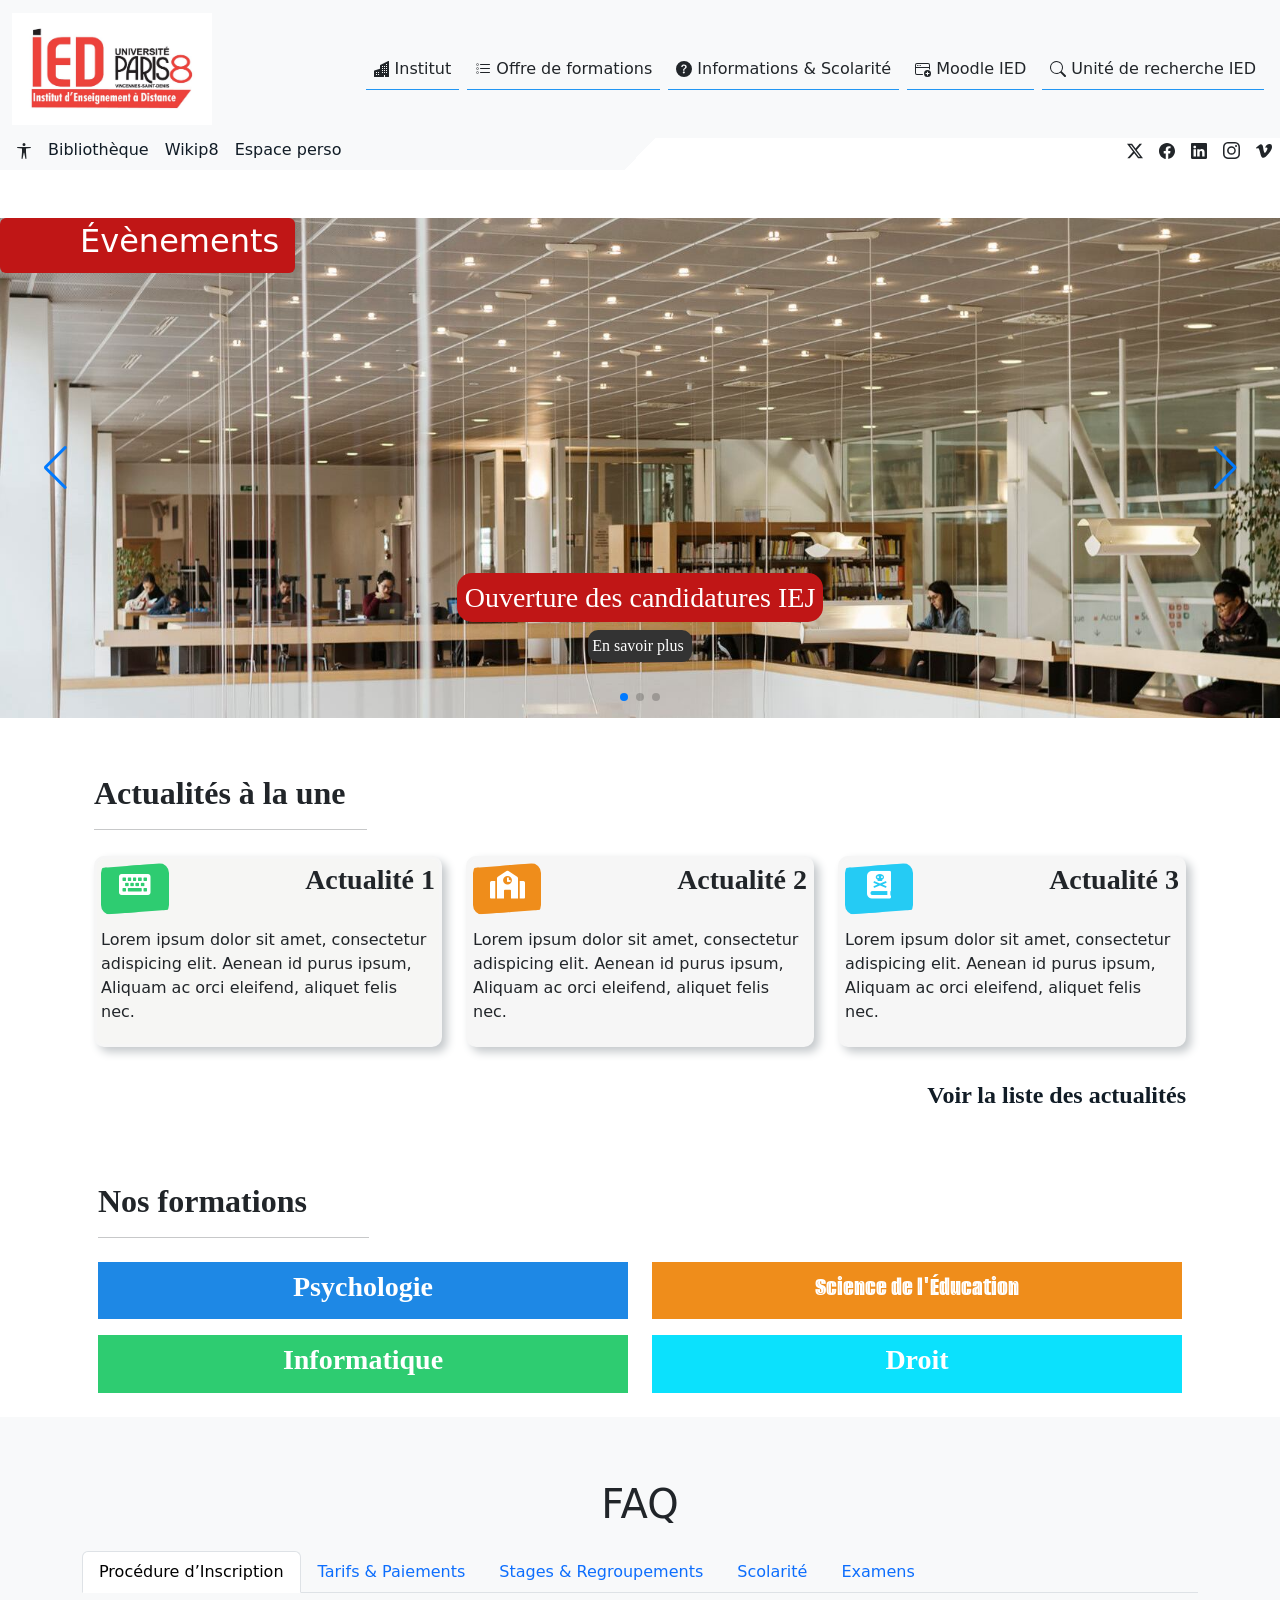
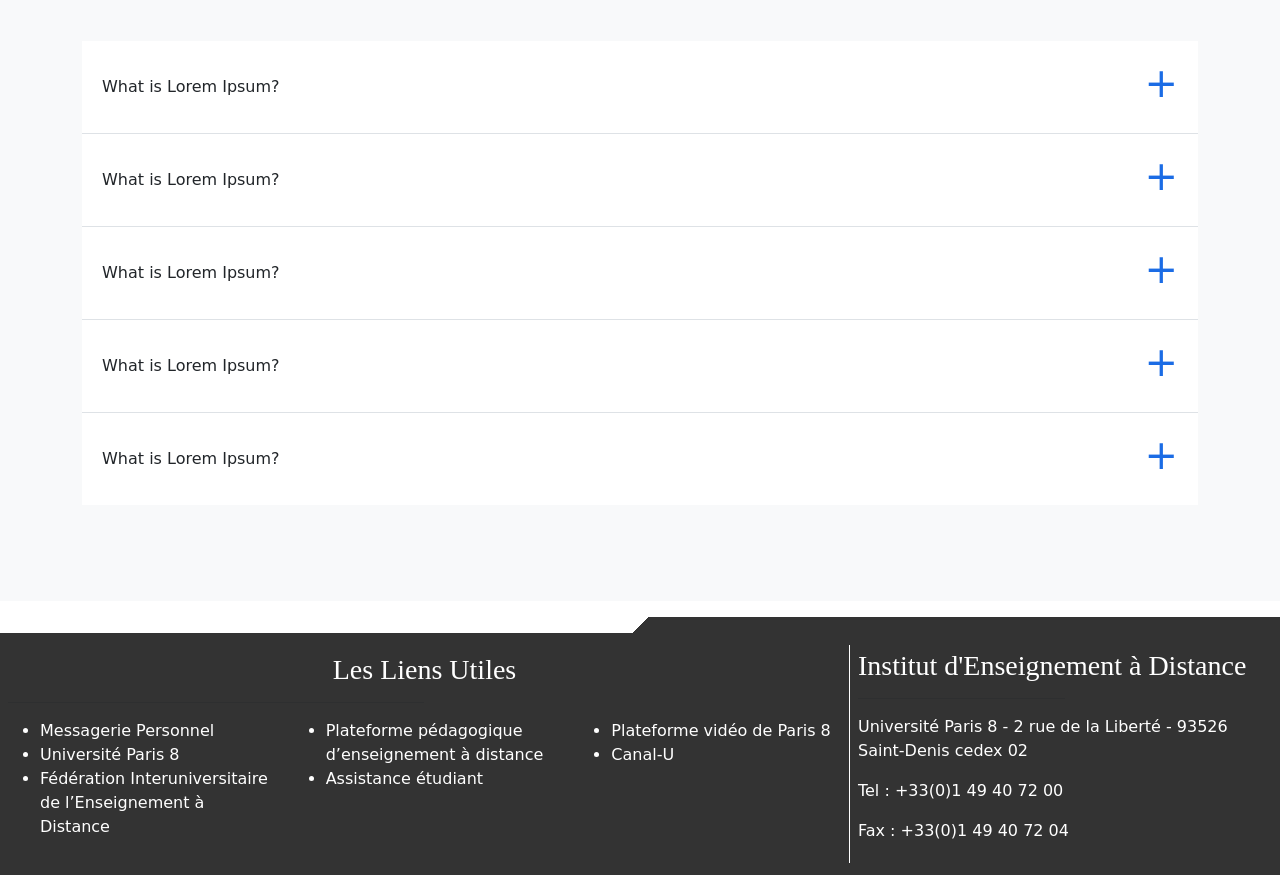
<file: index.html>
<!DOCTYPE html>
<html data-bs-theme="light" class="h-100" lang="en">

<head>
    <meta charset="utf-8">
    <meta name="viewport" content="width=device-width, initial-scale=1.0, shrink-to-fit=no">
    <title>IED</title>
    <link rel="stylesheet" href="https://cdn.jsdelivr.net/npm/bootstrap@5.3.3/dist/css/bootstrap.min.css">
    <link rel="stylesheet" href="https://fonts.googleapis.com/css?family=Alumni+Sans+Inline+One&amp;display=swap">
    <link rel="stylesheet" href="https://fonts.googleapis.com/css?family=Angkor&amp;display=swap">
    <link rel="stylesheet" href="https://fonts.googleapis.com/css?family=Raleway:300,400,500&amp;display=swap">
    <link rel="stylesheet" href="https://fonts.googleapis.com/css?family=Raleway+Dots&amp;display=swap">
    <link rel="stylesheet" href="https://use.fontawesome.com/releases/v5.12.0/css/all.css">
    <link rel="stylesheet" href="https://cdnjs.cloudflare.com/ajax/libs/animate.css/3.5.2/animate.min.css">
    <link rel="stylesheet" href="assets/css/styles.min.css">
</head>

<body class="d-flex flex-column h-100">
    <nav class="navbar navbar-expand-md" style="background: #f8f9fa;">
        <div class="container-fluid"><a class="navbar-brand" href="index.html"><img src="assets/img/ied_logo.jpg" width="200"></a><button data-bs-toggle="collapse" class="navbar-toggler" data-bs-target="#navcol-1"><span class="visually-hidden">Toggle navigation</span><span class="navbar-toggler-icon"></span></button>
            <div class="collapse navbar-collapse" id="navcol-1">
                <ul class="navbar-nav ms-auto">
                    <li class="nav-item m-1" style="border-bottom: 1px solid #2196f3 ;"><a class="nav-link active text-nowrap text-dark" href="institut.html" style="font-size: 16px;"><svg xmlns="http://www.w3.org/2000/svg" width="1em" height="1em" fill="currentColor" viewBox="0 0 16 16" class="bi bi-buildings-fill">
                                <path d="M15 .5a.5.5 0 0 0-.724-.447l-8 4A.5.5 0 0 0 6 4.5v3.14L.342 9.526A.5.5 0 0 0 0 10v5.5a.5.5 0 0 0 .5.5h9a.5.5 0 0 0 .5-.5V14h1v1.5a.5.5 0 0 0 .5.5h3a.5.5 0 0 0 .5-.5zM2 11h1v1H2zm2 0h1v1H4zm-1 2v1H2v-1zm1 0h1v1H4zm9-10v1h-1V3zM8 5h1v1H8zm1 2v1H8V7zM8 9h1v1H8zm2 0h1v1h-1zm-1 2v1H8v-1zm1 0h1v1h-1zm3-2v1h-1V9zm-1 2h1v1h-1zm-2-4h1v1h-1zm3 0v1h-1V7zm-2-2v1h-1V5zm1 0h1v1h-1z"></path>
                            </svg>&nbsp;Institut</a></li>
                    <li class="nav-item m-1" style="border-bottom: 1px solid #2196f3 ;"><a class="nav-link text-nowrap text-dark" style="font-size: 16px;" href="index.html#formations"><svg xmlns="http://www.w3.org/2000/svg" width="1em" height="1em" fill="currentColor" viewBox="0 0 16 16" class="bi bi-list-task text-dark" style="color: #333333;">
                                <path fill-rule="evenodd" d="M2 2.5a.5.5 0 0 0-.5.5v1a.5.5 0 0 0 .5.5h1a.5.5 0 0 0 .5-.5V3a.5.5 0 0 0-.5-.5zM3 3H2v1h1z"></path>
                                <path d="M5 3.5a.5.5 0 0 1 .5-.5h9a.5.5 0 0 1 0 1h-9a.5.5 0 0 1-.5-.5M5.5 7a.5.5 0 0 0 0 1h9a.5.5 0 0 0 0-1zm0 4a.5.5 0 0 0 0 1h9a.5.5 0 0 0 0-1z"></path>
                                <path fill-rule="evenodd" d="M1.5 7a.5.5 0 0 1 .5-.5h1a.5.5 0 0 1 .5.5v1a.5.5 0 0 1-.5.5H2a.5.5 0 0 1-.5-.5zM2 7h1v1H2zm0 3.5a.5.5 0 0 0-.5.5v1a.5.5 0 0 0 .5.5h1a.5.5 0 0 0 .5-.5v-1a.5.5 0 0 0-.5-.5zm1 .5H2v1h1z"></path>
                            </svg>&nbsp;Offre de formations</a></li>
                    <li class="nav-item m-1" style="border-bottom: 1px solid #2196f3 ;"><a class="nav-link text-nowrap text-dark" href="informations.html" style="font-size: 16px;"><svg xmlns="http://www.w3.org/2000/svg" width="1em" height="1em" fill="currentColor" viewBox="0 0 16 16" class="bi bi-question-circle-fill">
                                <path d="M16 8A8 8 0 1 1 0 8a8 8 0 0 1 16 0M5.496 6.033h.825c.138 0 .248-.113.266-.25.09-.656.54-1.134 1.342-1.134.686 0 1.314.343 1.314 1.168 0 .635-.374.927-.965 1.371-.673.489-1.206 1.06-1.168 1.987l.003.217a.25.25 0 0 0 .25.246h.811a.25.25 0 0 0 .25-.25v-.105c0-.718.273-.927 1.01-1.486.609-.463 1.244-.977 1.244-2.056 0-1.511-1.276-2.241-2.673-2.241-1.267 0-2.655.59-2.75 2.286a.237.237 0 0 0 .241.247zm2.325 6.443c.61 0 1.029-.394 1.029-.927 0-.552-.42-.94-1.029-.94-.584 0-1.009.388-1.009.94 0 .533.425.927 1.01.927z"></path>
                            </svg>&nbsp;Informations &amp; Scolarité</a></li>
                    <li class="nav-item m-1" style="border-bottom: 1px solid #2196f3 ;"><a class="nav-link text-nowrap text-dark" href="information.html" style="font-size: 16px;"><svg xmlns="http://www.w3.org/2000/svg" width="1em" height="1em" fill="currentColor" viewBox="0 0 16 16" class="bi bi-window-plus text-dark" style="color: #333333;">
                                <path d="M2.5 5a.5.5 0 1 0 0-1 .5.5 0 0 0 0 1M4 5a.5.5 0 1 0 0-1 .5.5 0 0 0 0 1m2-.5a.5.5 0 1 1-1 0 .5.5 0 0 1 1 0"></path>
                                <path d="M0 4a2 2 0 0 1 2-2h11a2 2 0 0 1 2 2v4a.5.5 0 0 1-1 0V7H1v5a1 1 0 0 0 1 1h5.5a.5.5 0 0 1 0 1H2a2 2 0 0 1-2-2zm1 2h13V4a1 1 0 0 0-1-1H2a1 1 0 0 0-1 1z"></path>
                                <path d="M16 12.5a3.5 3.5 0 1 1-7 0 3.5 3.5 0 0 1 7 0m-3.5-2a.5.5 0 0 0-.5.5v1h-1a.5.5 0 0 0 0 1h1v1a.5.5 0 0 0 1 0v-1h1a.5.5 0 0 0 0-1h-1v-1a.5.5 0 0 0-.5-.5"></path>
                            </svg>&nbsp;Moodle IED</a></li>
                    <li class="nav-item m-1" style="border-bottom: 1px solid #2196f3 ;"><a class="nav-link text-nowrap text-dark" href="#" style="font-size: 16px;"><svg xmlns="http://www.w3.org/2000/svg" width="1em" height="1em" fill="currentColor" viewBox="0 0 16 16" class="bi bi-search text-dark" style="color: #333333;">
                                <path d="M11.742 10.344a6.5 6.5 0 1 0-1.397 1.398h-.001c.03.04.062.078.098.115l3.85 3.85a1 1 0 0 0 1.415-1.414l-3.85-3.85a1.007 1.007 0 0 0-.115-.1zM12 6.5a5.5 5.5 0 1 1-11 0 5.5 5.5 0 0 1 11 0"></path>
                            </svg>&nbsp;Unité de recherche IED</a></li>
                </ul>
            </div>
        </div>
    </nav>
    <header style="padding-bottom: 1em;">
        <div style="width: 100%;height: 4em;">
            <div class="d-flex justify-content-between" id="header" style="background: linear-gradient(135deg, #f8f9fa 0%, #f8f9fa 50%, rgba(255,255,255, 1) 50%, rgb(255,255,255, 1) 100%), var(--bs-body-bg);">
                <div class="d-flex justify-content-center px-3" id="left-header"><svg xmlns="http://www.w3.org/2000/svg" width="1em" height="1em" fill="currentColor" viewBox="0 0 16 16" class="bi bi-universal-access" style="margin-top: 5px;">
                        <path d="M9.5 1.5a1.5 1.5 0 1 1-3 0 1.5 1.5 0 0 1 3 0M6 5.5l-4.535-.442A.531.531 0 0 1 1.531 4H14.47a.531.531 0 0 1 .066 1.058L10 5.5V9l.452 6.42a.535.535 0 0 1-1.053.174L8.243 9.97c-.064-.252-.422-.252-.486 0l-1.156 5.624a.535.535 0 0 1-1.053-.174L6 9z"></path>
                    </svg><a class="px-3" href="#">Bibliothèque</a><a class="pe-3" href="#">Wikip8</a><a href="#">Espace perso</a></div>
                <div class="d-flex justify-content-center" id="right-header">
                    <div class="px-2 pb-2"><svg xmlns="http://www.w3.org/2000/svg" width="1em" height="1em" fill="currentColor" viewBox="0 0 16 16" class="bi bi-twitter-x">
                            <path d="M12.6.75h2.454l-5.36 6.142L16 15.25h-4.937l-3.867-5.07-4.425 5.07H.316l5.733-6.57L0 .75h5.063l3.495 4.633L12.601.75Zm-.86 13.028h1.36L4.323 2.145H2.865l8.875 11.633Z"></path>
                        </svg></div>
                    <div class="px-2 pb-2"><svg xmlns="http://www.w3.org/2000/svg" width="1em" height="1em" fill="currentColor" viewBox="0 0 16 16" class="bi bi-facebook">
                            <path d="M16 8.049c0-4.446-3.582-8.05-8-8.05C3.58 0-.002 3.603-.002 8.05c0 4.017 2.926 7.347 6.75 7.951v-5.625h-2.03V8.05H6.75V6.275c0-2.017 1.195-3.131 3.022-3.131.876 0 1.791.157 1.791.157v1.98h-1.009c-.993 0-1.303.621-1.303 1.258v1.51h2.218l-.354 2.326H9.25V16c3.824-.604 6.75-3.934 6.75-7.951"></path>
                        </svg></div>
                    <div class="px-2 pb-2"><svg xmlns="http://www.w3.org/2000/svg" width="1em" height="1em" fill="currentColor" viewBox="0 0 16 16" class="bi bi-linkedin">
                            <path d="M0 1.146C0 .513.526 0 1.175 0h13.65C15.474 0 16 .513 16 1.146v13.708c0 .633-.526 1.146-1.175 1.146H1.175C.526 16 0 15.487 0 14.854V1.146zm4.943 12.248V6.169H2.542v7.225h2.401m-1.2-8.212c.837 0 1.358-.554 1.358-1.248-.015-.709-.52-1.248-1.342-1.248-.822 0-1.359.54-1.359 1.248 0 .694.521 1.248 1.327 1.248h.016zm4.908 8.212V9.359c0-.216.016-.432.08-.586.173-.431.568-.878 1.232-.878.869 0 1.216.662 1.216 1.634v3.865h2.401V9.25c0-2.22-1.184-3.252-2.764-3.252-1.274 0-1.845.7-2.165 1.193v.025h-.016a5.54 5.54 0 0 1 .016-.025V6.169h-2.4c.03.678 0 7.225 0 7.225h2.4"></path>
                        </svg></div>
                    <div class="px-2 pb-2"><svg xmlns="http://www.w3.org/2000/svg" width="1em" height="1em" fill="currentColor" viewBox="0 0 16 16" class="bi bi-instagram" style="font-size: 17px;">
                            <path d="M8 0C5.829 0 5.556.01 4.703.048 3.85.088 3.269.222 2.76.42a3.917 3.917 0 0 0-1.417.923A3.927 3.927 0 0 0 .42 2.76C.222 3.268.087 3.85.048 4.7.01 5.555 0 5.827 0 8.001c0 2.172.01 2.444.048 3.297.04.852.174 1.433.372 1.942.205.526.478.972.923 1.417.444.445.89.719 1.416.923.51.198 1.09.333 1.942.372C5.555 15.99 5.827 16 8 16s2.444-.01 3.298-.048c.851-.04 1.434-.174 1.943-.372a3.916 3.916 0 0 0 1.416-.923c.445-.445.718-.891.923-1.417.197-.509.332-1.09.372-1.942C15.99 10.445 16 10.173 16 8s-.01-2.445-.048-3.299c-.04-.851-.175-1.433-.372-1.941a3.926 3.926 0 0 0-.923-1.417A3.911 3.911 0 0 0 13.24.42c-.51-.198-1.092-.333-1.943-.372C10.443.01 10.172 0 7.998 0h.003zm-.717 1.442h.718c2.136 0 2.389.007 3.232.046.78.035 1.204.166 1.486.275.373.145.64.319.92.599.28.28.453.546.598.92.11.281.24.705.275 1.485.039.843.047 1.096.047 3.231s-.008 2.389-.047 3.232c-.035.78-.166 1.203-.275 1.485a2.47 2.47 0 0 1-.599.919c-.28.28-.546.453-.92.598-.28.11-.704.24-1.485.276-.843.038-1.096.047-3.232.047s-2.39-.009-3.233-.047c-.78-.036-1.203-.166-1.485-.276a2.478 2.478 0 0 1-.92-.598 2.48 2.48 0 0 1-.6-.92c-.109-.281-.24-.705-.275-1.485-.038-.843-.046-1.096-.046-3.233 0-2.136.008-2.388.046-3.231.036-.78.166-1.204.276-1.486.145-.373.319-.64.599-.92.28-.28.546-.453.92-.598.282-.11.705-.24 1.485-.276.738-.034 1.024-.044 2.515-.045v.002zm4.988 1.328a.96.96 0 1 0 0 1.92.96.96 0 0 0 0-1.92zm-4.27 1.122a4.109 4.109 0 1 0 0 8.217 4.109 4.109 0 0 0 0-8.217zm0 1.441a2.667 2.667 0 1 1 0 5.334 2.667 2.667 0 0 1 0-5.334"></path>
                        </svg></div>
                    <div class="px-2 pb-2"><svg xmlns="http://www.w3.org/2000/svg" width="1em" height="1em" fill="currentColor" viewBox="0 0 16 16" class="bi bi-vimeo">
                            <path d="M15.992 4.204c-.071 1.556-1.158 3.687-3.262 6.393-2.175 2.829-4.016 4.243-5.522 4.243-.933 0-1.722-.861-2.367-2.583L3.55 7.523C3.07 5.8 2.556 4.94 2.007 4.94c-.118 0-.537.253-1.254.754L0 4.724a209.56 209.56 0 0 0 2.334-2.081c1.054-.91 1.845-1.388 2.373-1.437 1.243-.123 2.01.728 2.298 2.553.31 1.968.526 3.19.646 3.666.36 1.631.756 2.446 1.186 2.445.334 0 .836-.53 1.508-1.587.671-1.058 1.03-1.863 1.077-2.415.096-.913-.263-1.37-1.077-1.37a3.022 3.022 0 0 0-1.185.261c.789-2.573 2.291-3.825 4.508-3.756 1.644.05 2.419 1.117 2.324 3.2z"></path>
                        </svg></div>
                </div>
            </div>
        </div>
    </header>
    <main class="flex-shrink-0">
        <div>
            <div class="d-flex justify-content-center rounded" id="heading-slider" style="background: #c01616;">
                <h2 class="px-3 py-1" style="color: var(--bs-body-bg);">Évènements</h2>
                <div></div>
            </div>
            <div class="simple-slider" style="width: 100%;">
                <div class="swiper-container">
                    <div class="swiper-wrapper">
                        <div data-bss-hover-animate="pulse" class="swiper-slide" style="background: url(&quot;assets/img/bup8-j1-aureliablanc-3220-scaled.jpg&quot;) center center / cover no-repeat; background-position: bottom;">
                            <div class="d-flex flex-column justify-content-center align-items-center carousel-caption">
                                <h3 class="p-2" style="border-radius: 15px;background: #c01616;font-family: Calibri;">Ouverture des candidatures IEJ</h3>
                                <p class="p-1" style="background: #333333;border-radius: 10px;font-family: Calibri;">En savoir plus&nbsp;</p>
                            </div>
                        </div>
                        <div class="swiper-slide" style="background: url(&quot;https://cdn.bootstrapstudio.io/placeholders/1400x800.png&quot;) center center / cover no-repeat;"></div>
                        <div class="swiper-slide" style="background: url(&quot;https://cdn.bootstrapstudio.io/placeholders/1400x800.png&quot;) center center / cover no-repeat;"></div>
                    </div>
                    <div class="swiper-pagination"></div>
                    <div class="swiper-button-prev"></div>
                    <div class="swiper-button-next"></div>
                </div>
            </div>
        </div>
        <div class="container-fluid"></div>
        <div class="container p-2" style="margin-top: 2em;">
            <div>
                <div class="p-3">
                    <h2 style="font-family: Calibri;font-weight: bold;">Actualités à la une</h2>
                    <hr class="w-25">
                    <div class="row">
                        <div class="col-md-4 d-block item fcard" id="fcard1-1" style="margin-top: 10px;margin-bottom: 10px;">
                            <div class="p-1" style="border-radius: 10px;background: #f6f6f4;box-shadow: 5px 5px 10px 0px var(--bs-secondary-border-subtle);border-style: solid;border-color: #f6f6f6;">
                                <div class="d-flex justify-content-center align-items-center" style="width: 68px;text-align: center;clip-path: polygon(0 10%,100% 0,100% 90%,0 100%);background: #2ecc71;position: absolute;border-style: solid;border-color: #2ecc71;border-radius: 10px;">
                                    <h3><i class="fas fa-keyboard" style="padding: 5px;color: var(--bs-body-bg);"></i></h3>
                                </div>
                                <h3 style="font-family: Calibri;color: var(--bs-body-color);text-align: right;font-weight: bold;">Actualité 1</h3>
                                <p style="color: var(--bs-body-color);margin-top: 2em;">Lorem ipsum dolor sit amet, consectetur adispicing elit. Aenean id purus ipsum, Aliquam ac orci eleifend, aliquet felis nec.</p>
                            </div>
                        </div>
                        <div class="col-md-4 d-block item fcard" id="fcard1-5" style="margin-top: 10px;margin-bottom: 10px;">
                            <div class="p-1" style="background: #f6f6f6;box-shadow: 5px 5px 10px 0px var(--bs-secondary-border-subtle);border-radius: 10px;border-style: solid;border-color: #f6f6f6;">
                                <div class="d-flex justify-content-center align-items-center" style="width: 68px;text-align: center;clip-path: polygon(0 10%,100% 0,100% 90%,0 100%);background: #ef8d1b;position: absolute;border-style: solid;border-color: #ef8d1b;border-radius: 10px;">
                                    <h3><i class="fas fa-school" style="padding: 5px;color: var(--bs-body-bg);"></i></h3>
                                </div>
                                <h3 style="font-family: Calibri;color: var(--bs-body-color);text-align: right;font-weight: bold;">Actualité 2</h3>
                                <p style="color: var(--bs-body-color);margin-top: 2em;">Lorem ipsum dolor sit amet, consectetur adispicing elit. Aenean id purus ipsum, Aliquam ac orci eleifend, aliquet felis nec.</p>
                            </div>
                        </div>
                        <div class="col-md-4 d-block item fcard" id="fcard1-4" style="margin-top: 10px;margin-bottom: 10px;">
                            <div class="p-1" style="border-radius: 10px;background: #f6f6f6;box-shadow: 5px 5px 10px 0px var(--bs-secondary-border-subtle);border-style: solid;border-color: #f6f6f6;">
                                <div class="d-flex justify-content-center align-items-center" style="width: 68px;text-align: center;clip-path: polygon(0 10%,100% 0,100% 90%,0 100%);background: #25cbf4;position: absolute;border-style: solid;border-color: #25cbf4;border-radius: 10px;">
                                    <h3><i class="fas fa-book-dead" style="padding: 5px;color: var(--bs-body-bg);"></i></h3>
                                </div>
                                <h3 style="font-family: Calibri;color: var(--bs-body-color);text-align: right;font-weight: bold;">Actualité 3</h3>
                                <p style="color: var(--bs-body-color);margin-top: 2em;">Lorem ipsum dolor sit amet, consectetur adispicing elit. Aenean id purus ipsum, Aliquam ac orci eleifend, aliquet felis nec.</p>
                            </div>
                        </div>
                    </div><a class="text-decoration-none p-3" href="#" style="text-align: right;">
                        <h4 style="font-family: Calibri;font-weight: bold;">Voir la liste des actualités</h4>
                    </a>
                </div>
            </div>
        </div>
        <div class="container" id="formations">
            <div>
                <div class="p-3">
                    <div>
                        <h2 style="font-family: Calibri;font-weight: bold;">Nos formations</h2>
                    </div>
                    <hr class="w-25">
                    <div class="row d-flex flex-column flex-md-row flex-lg-row flex-xl-row flex-xxl-row py-2">
                        <div class="col">
                            <div class="p-2 formation-grades" style="background: #1e88e5;">
                                <h3 style="color: var(--bs-body-bg);text-align: center;font-family: 'Calibri', serif;font-weight: bold;">Psychologie</h3>
                                <div class="row">
                                    <div class="col d-flex justify-content-evenly"><span class="badge" style="font-size: 15px;">Licence</span><span class="badge" style="font-size: 15px;">Master</span></div>
                                </div>
                            </div>
                        </div>
                        <div class="col">
                            <div class="p-2 formation-grades" style="background: #ef8d1b;">
                                <h3 style="color: var(--bs-body-bg);text-align: center;font-family: 'Alumni Sans Inline One', serif;">Science de l'Éducation</h3>
                                <div class="row">
                                    <div class="col d-flex justify-content-evenly"><span class="badge" style="font-size: 15px;">Licence</span><span class="badge" style="font-size: 15px;">Master</span></div>
                                </div>
                            </div>
                        </div>
                    </div>
                    <div class="row d-flex flex-column flex-md-row flex-lg-row flex-xl-row flex-xxl-row py-2">
                        <div class="col">
                            <div class="p-2 formation-grades" style="background: #2ecc71;">
                                <h3 style="color: var(--bs-body-bg);text-align: center;font-family: Calibri;font-weight: bold;">Informatique</h3>
                                <div class="row">
                                    <div class="col d-flex justify-content-evenly"><span class="badge" style="font-size: 15px;">Licence</span><span class="badge" style="font-size: 15px;">Master</span></div>
                                </div>
                            </div>
                        </div>
                        <div class="col">
                            <div class="p-2 formation-grades" style="background: #0be1fd;">
                                <h3 style="color: var(--bs-body-bg);text-align: center;font-family: Calibri;font-weight: bold;">Droit</h3>
                                <div class="row">
                                    <div class="col d-flex justify-content-evenly"><span class="badge" style="font-size: 15px;">Licence</span><span class="badge" style="font-size: 15px;">Master</span><span class="badge" style="font-size: 15px;">DU Criminologie</span><span class="badge" style="font-size: 15px;">DIEJ</span></div>
                                </div>
                            </div>
                        </div>
                    </div>
                </div>
            </div>
        </div>
        <div class="container"></div>
        <section class="py-5 bg-light">
            <h1 class="text-center text-success" style="padding-top: 15px;padding-bottom: 15px;color: var(--bs-body-color)!important;">FAQ</h1>
            <div class="container">
                <div>
                    <ul class="nav nav-tabs" role="tablist">
                        <li class="nav-item" role="presentation"><a class="nav-link active" role="tab" data-bs-toggle="tab" href="#tab-1">Procédure d’Inscription</a></li>
                        <li class="nav-item" role="presentation"><a class="nav-link" role="tab" data-bs-toggle="tab" href="#tab-2">Tarifs &amp; Paiements</a></li>
                        <li class="nav-item" role="presentation"><a class="nav-link" role="tab" data-bs-toggle="tab" href="#tab-3">Stages &amp; Regroupements</a></li>
                        <li class="nav-item" role="presentation"><a class="nav-link" role="tab" data-bs-toggle="tab" href="#tab-4">Scolarité</a></li>
                        <li class="nav-item" role="presentation"><a class="nav-link" role="tab" data-bs-toggle="tab" href="#tab-5">Examens</a></li>
                    </ul>
                    <div class="tab-content">
                        <div class="tab-pane active" role="tabpanel" id="tab-1">
                            <section class="py-5 bg-light">
                                <div class="row">
                                    <div class="col">
                                        <div id="faqlist-1" class="accordion accordion-flush">
                                            <div class="accordion-item">
                                                <h2 class="accordion-header"><button class="btn accordion-button collapsed" type="button" data-bs-toggle="collapse" data-bs-target="#content-accordion-1">What is Lorem Ipsum?</button></h2>
                                                <div id="content-accordion-1" class="accordion-collapse collapse" data-bs-parent="#faqlist-1">
                                                    <p class="accordion-body"> Lorem Ipsum is simply dummy text of the printing and typesetting industry. Lorem Ipsum has been the industry's standard dummy text ever since the 1500s.</p>
                                                </div>
                                            </div>
                                            <div class="accordion-item">
                                                <h2 class="accordion-header"><button class="btn accordion-button collapsed" type="button" data-bs-toggle="collapse" data-bs-target="#content-accordion-2">What is Lorem Ipsum?</button></h2>
                                                <div id="content-accordion-2" class="accordion-collapse collapse" data-bs-parent="#faqlist-1">
                                                    <p class="accordion-body"> Lorem Ipsum is simply dummy text of the printing and typesetting industry. Lorem Ipsum has been the industry's standard dummy text ever since the 1500s.</p>
                                                </div>
                                            </div>
                                            <div class="accordion-item">
                                                <h2 class="accordion-header"><button class="btn accordion-button collapsed" type="button" data-bs-toggle="collapse" data-bs-target="#content-accordion-3">What is Lorem Ipsum?</button></h2>
                                                <div id="content-accordion-3" class="accordion-collapse collapse" data-bs-parent="#faqlist-1">
                                                    <p class="accordion-body"> Lorem Ipsum is simply dummy text of the printing and typesetting industry. Lorem Ipsum has been the industry's standard dummy text ever since the 1500s.</p>
                                                </div>
                                            </div>
                                            <div class="accordion-item">
                                                <h2 class="accordion-header"><button class="btn accordion-button collapsed" type="button" data-bs-toggle="collapse" data-bs-target="#content-accordion-4">What is Lorem Ipsum?</button></h2>
                                                <div id="content-accordion-4" class="accordion-collapse collapse" data-bs-parent="#faqlist-1">
                                                    <p class="accordion-body"> Lorem Ipsum is simply dummy text of the printing and typesetting industry. Lorem Ipsum has been the industry's standard dummy text ever since the 1500s.</p>
                                                </div>
                                            </div>
                                            <div class="accordion-item">
                                                <h2 class="accordion-header"><button class="btn accordion-button collapsed" type="button" data-bs-toggle="collapse" data-bs-target="#content-accordion-5">What is Lorem Ipsum?</button></h2>
                                                <div id="content-accordion-5" class="accordion-collapse collapse" data-bs-parent="#faqlist-1">
                                                    <p class="accordion-body"> Lorem Ipsum is simply dummy text of the printing and typesetting industry. Lorem Ipsum has been the industry's standard dummy text ever since the 1500s.</p>
                                                </div>
                                            </div>
                                        </div>
                                    </div>
                                </div>
                            </section>
                        </div>
                        <div class="tab-pane" role="tabpanel" id="tab-2">
                            <section class="py-5 bg-light">
                                <div class="row">
                                    <div class="col">
                                        <div id="faqlist-2" class="accordion accordion-flush">
                                            <div class="accordion-item">
                                                <h2 class="accordion-header"><button class="btn accordion-button collapsed" type="button" data-bs-toggle="collapse" data-bs-target="#content-accordion-6">What is Lorem Ipsum?</button></h2>
                                                <div id="content-accordion-6" class="accordion-collapse collapse" data-bs-parent="#faqlist-2">
                                                    <p class="accordion-body"> Lorem Ipsum is simply dummy text of the printing and typesetting industry. Lorem Ipsum has been the industry's standard dummy text ever since the 1500s.</p>
                                                </div>
                                            </div>
                                            <div class="accordion-item">
                                                <h2 class="accordion-header"><button class="btn accordion-button collapsed" type="button" data-bs-toggle="collapse" data-bs-target="#content-accordion-7">What is Lorem Ipsum?</button></h2>
                                                <div id="content-accordion-7" class="accordion-collapse collapse" data-bs-parent="#faqlist-2">
                                                    <p class="accordion-body"> Lorem Ipsum is simply dummy text of the printing and typesetting industry. Lorem Ipsum has been the industry's standard dummy text ever since the 1500s.</p>
                                                </div>
                                            </div>
                                            <div class="accordion-item">
                                                <h2 class="accordion-header"><button class="btn accordion-button collapsed" type="button" data-bs-toggle="collapse" data-bs-target="#content-accordion-8">What is Lorem Ipsum?</button></h2>
                                                <div id="content-accordion-8" class="accordion-collapse collapse" data-bs-parent="#faqlist-2">
                                                    <p class="accordion-body"> Lorem Ipsum is simply dummy text of the printing and typesetting industry. Lorem Ipsum has been the industry's standard dummy text ever since the 1500s.</p>
                                                </div>
                                            </div>
                                            <div class="accordion-item">
                                                <h2 class="accordion-header"><button class="btn accordion-button collapsed" type="button" data-bs-toggle="collapse" data-bs-target="#content-accordion-9">What is Lorem Ipsum?</button></h2>
                                                <div id="content-accordion-9" class="accordion-collapse collapse" data-bs-parent="#faqlist-2">
                                                    <p class="accordion-body"> Lorem Ipsum is simply dummy text of the printing and typesetting industry. Lorem Ipsum has been the industry's standard dummy text ever since the 1500s.</p>
                                                </div>
                                            </div>
                                            <div class="accordion-item">
                                                <h2 class="accordion-header"><button class="btn accordion-button collapsed" type="button" data-bs-toggle="collapse" data-bs-target="#content-accordion-10">What is Lorem Ipsum?</button></h2>
                                                <div id="content-accordion-10" class="accordion-collapse collapse" data-bs-parent="#faqlist-2">
                                                    <p class="accordion-body"> Lorem Ipsum is simply dummy text of the printing and typesetting industry. Lorem Ipsum has been the industry's standard dummy text ever since the 1500s.</p>
                                                </div>
                                            </div>
                                        </div>
                                    </div>
                                </div>
                            </section>
                        </div>
                        <div class="tab-pane" role="tabpanel" id="tab-3">
                            <section class="py-5 bg-light">
                                <div class="row">
                                    <div class="col">
                                        <div id="faqlist-3" class="accordion accordion-flush">
                                            <div class="accordion-item">
                                                <h2 class="accordion-header"><button class="btn accordion-button collapsed" type="button" data-bs-toggle="collapse" data-bs-target="#content-accordion-11">What is Lorem Ipsum?</button></h2>
                                                <div id="content-accordion-11" class="accordion-collapse collapse" data-bs-parent="#faqlist-3">
                                                    <p class="accordion-body"> Lorem Ipsum is simply dummy text of the printing and typesetting industry. Lorem Ipsum has been the industry's standard dummy text ever since the 1500s.</p>
                                                </div>
                                            </div>
                                            <div class="accordion-item">
                                                <h2 class="accordion-header"><button class="btn accordion-button collapsed" type="button" data-bs-toggle="collapse" data-bs-target="#content-accordion-12">What is Lorem Ipsum?</button></h2>
                                                <div id="content-accordion-12" class="accordion-collapse collapse" data-bs-parent="#faqlist-3">
                                                    <p class="accordion-body"> Lorem Ipsum is simply dummy text of the printing and typesetting industry. Lorem Ipsum has been the industry's standard dummy text ever since the 1500s.</p>
                                                </div>
                                            </div>
                                            <div class="accordion-item">
                                                <h2 class="accordion-header"><button class="btn accordion-button collapsed" type="button" data-bs-toggle="collapse" data-bs-target="#content-accordion-13">What is Lorem Ipsum?</button></h2>
                                                <div id="content-accordion-13" class="accordion-collapse collapse" data-bs-parent="#faqlist-3">
                                                    <p class="accordion-body"> Lorem Ipsum is simply dummy text of the printing and typesetting industry. Lorem Ipsum has been the industry's standard dummy text ever since the 1500s.</p>
                                                </div>
                                            </div>
                                            <div class="accordion-item">
                                                <h2 class="accordion-header"><button class="btn accordion-button collapsed" type="button" data-bs-toggle="collapse" data-bs-target="#content-accordion-14">What is Lorem Ipsum?</button></h2>
                                                <div id="content-accordion-14" class="accordion-collapse collapse" data-bs-parent="#faqlist-3">
                                                    <p class="accordion-body"> Lorem Ipsum is simply dummy text of the printing and typesetting industry. Lorem Ipsum has been the industry's standard dummy text ever since the 1500s.</p>
                                                </div>
                                            </div>
                                            <div class="accordion-item">
                                                <h2 class="accordion-header"><button class="btn accordion-button collapsed" type="button" data-bs-toggle="collapse" data-bs-target="#content-accordion-15">What is Lorem Ipsum?</button></h2>
                                                <div id="content-accordion-15" class="accordion-collapse collapse" data-bs-parent="#faqlist-3">
                                                    <p class="accordion-body"> Lorem Ipsum is simply dummy text of the printing and typesetting industry. Lorem Ipsum has been the industry's standard dummy text ever since the 1500s.</p>
                                                </div>
                                            </div>
                                        </div>
                                    </div>
                                </div>
                            </section>
                        </div>
                        <div class="tab-pane" role="tabpanel" id="tab-4">
                            <section class="py-5 bg-light">
                                <div class="row">
                                    <div class="col">
                                        <div id="faqlist-4" class="accordion accordion-flush">
                                            <div class="accordion-item">
                                                <h2 class="accordion-header"><button class="btn accordion-button collapsed" type="button" data-bs-toggle="collapse" data-bs-target="#content-accordion-16">What is Lorem Ipsum?</button></h2>
                                                <div id="content-accordion-16" class="accordion-collapse collapse" data-bs-parent="#faqlist-4">
                                                    <p class="accordion-body"> Lorem Ipsum is simply dummy text of the printing and typesetting industry. Lorem Ipsum has been the industry's standard dummy text ever since the 1500s.</p>
                                                </div>
                                            </div>
                                            <div class="accordion-item">
                                                <h2 class="accordion-header"><button class="btn accordion-button collapsed" type="button" data-bs-toggle="collapse" data-bs-target="#content-accordion-17">What is Lorem Ipsum?</button></h2>
                                                <div id="content-accordion-17" class="accordion-collapse collapse" data-bs-parent="#faqlist-4">
                                                    <p class="accordion-body"> Lorem Ipsum is simply dummy text of the printing and typesetting industry. Lorem Ipsum has been the industry's standard dummy text ever since the 1500s.</p>
                                                </div>
                                            </div>
                                            <div class="accordion-item">
                                                <h2 class="accordion-header"><button class="btn accordion-button collapsed" type="button" data-bs-toggle="collapse" data-bs-target="#content-accordion-19">What is Lorem Ipsum?</button></h2>
                                                <div id="content-accordion-18" class="accordion-collapse collapse" data-bs-parent="#faqlist-4">
                                                    <p class="accordion-body"> Lorem Ipsum is simply dummy text of the printing and typesetting industry. Lorem Ipsum has been the industry's standard dummy text ever since the 1500s.</p>
                                                </div>
                                            </div>
                                            <div class="accordion-item">
                                                <h2 class="accordion-header"><button class="btn accordion-button collapsed" type="button" data-bs-toggle="collapse" data-bs-target="#content-accordion-19">What is Lorem Ipsum?</button></h2>
                                                <div id="content-accordion-19" class="accordion-collapse collapse" data-bs-parent="#faqlist-4">
                                                    <p class="accordion-body"> Lorem Ipsum is simply dummy text of the printing and typesetting industry. Lorem Ipsum has been the industry's standard dummy text ever since the 1500s.</p>
                                                </div>
                                            </div>
                                            <div class="accordion-item">
                                                <h2 class="accordion-header"><button class="btn accordion-button collapsed" type="button" data-bs-toggle="collapse" data-bs-target="#content-accordion-20">What is Lorem Ipsum?</button></h2>
                                                <div id="content-accordion-20" class="accordion-collapse collapse" data-bs-parent="#faqlist-4">
                                                    <p class="accordion-body"> Lorem Ipsum is simply dummy text of the printing and typesetting industry. Lorem Ipsum has been the industry's standard dummy text ever since the 1500s.</p>
                                                </div>
                                            </div>
                                        </div>
                                    </div>
                                </div>
                            </section>
                        </div>
                        <div class="tab-pane" role="tabpanel" id="tab-5">
                            <section class="py-5 bg-light">
                                <div class="row">
                                    <div class="col">
                                        <div id="faqlist-5" class="accordion accordion-flush">
                                            <div class="accordion-item">
                                                <h2 class="accordion-header"><button class="btn accordion-button collapsed" type="button" data-bs-toggle="collapse" data-bs-target="#content-accordion-21">What is Lorem Ipsum?</button></h2>
                                                <div id="content-accordion-21" class="accordion-collapse collapse" data-bs-parent="#faqlist-5">
                                                    <p class="accordion-body"> Lorem Ipsum is simply dummy text of the printing and typesetting industry. Lorem Ipsum has been the industry's standard dummy text ever since the 1500s.</p>
                                                </div>
                                            </div>
                                            <div class="accordion-item">
                                                <h2 class="accordion-header"><button class="btn accordion-button collapsed" type="button" data-bs-toggle="collapse" data-bs-target="#content-accordion-22">What is Lorem Ipsum?</button></h2>
                                                <div id="content-accordion-22" class="accordion-collapse collapse" data-bs-parent="#faqlist-5">
                                                    <p class="accordion-body"> Lorem Ipsum is simply dummy text of the printing and typesetting industry. Lorem Ipsum has been the industry's standard dummy text ever since the 1500s.</p>
                                                </div>
                                            </div>
                                            <div class="accordion-item">
                                                <h2 class="accordion-header"><button class="btn accordion-button collapsed" type="button" data-bs-toggle="collapse" data-bs-target="#content-accordion-23">What is Lorem Ipsum?</button></h2>
                                                <div id="content-accordion-23" class="accordion-collapse collapse" data-bs-parent="#faqlist-5">
                                                    <p class="accordion-body"> Lorem Ipsum is simply dummy text of the printing and typesetting industry. Lorem Ipsum has been the industry's standard dummy text ever since the 1500s.</p>
                                                </div>
                                            </div>
                                            <div class="accordion-item">
                                                <h2 class="accordion-header"><button class="btn accordion-button collapsed" type="button" data-bs-toggle="collapse" data-bs-target="#content-accordion-24">What is Lorem Ipsum?</button></h2>
                                                <div id="content-accordion-24" class="accordion-collapse collapse" data-bs-parent="#faqlist-5">
                                                    <p class="accordion-body"> Lorem Ipsum is simply dummy text of the printing and typesetting industry. Lorem Ipsum has been the industry's standard dummy text ever since the 1500s.</p>
                                                </div>
                                            </div>
                                            <div class="accordion-item">
                                                <h2 class="accordion-header"><button class="btn accordion-button collapsed" type="button" data-bs-toggle="collapse" data-bs-target="#content-accordion-25">What is Lorem Ipsum?</button></h2>
                                                <div id="content-accordion-25" class="accordion-collapse collapse" data-bs-parent="#faqlist-5">
                                                    <p class="accordion-body"> Lorem Ipsum is simply dummy text of the printing and typesetting industry. Lorem Ipsum has been the industry's standard dummy text ever since the 1500s.</p>
                                                </div>
                                            </div>
                                        </div>
                                    </div>
                                </div>
                            </section>
                        </div>
                    </div>
                </div>
            </div>
        </section>
    </main>
    <footer class="footer mt-auto py-3" style="width: 100%;">
        <section id="top-footer" style="width: 100%;">
            <div style="height: 1em;background: linear-gradient(135deg, rgba(255,255,255, 1) 0%, rgba(255,255,255, 1) 50%, #333333 50%, #333333 100%, rgb(192,22,22) 100%), var(--bs-body-bg);"></div>
        </section>
        <section class="d-flex justify-content-center align-items-center" id="bottom-footer" style="width: 100%;background: #333333;height: 100%;">
            <section class="d-flex align-items-center p-2" id="left-footer" style="width: auto;height: auto;">
                <div class="row d-flex flex-column gx-3">
                    <div class="col">
                        <h3 style="text-align: center;font-family: Calibri;"><span style="color: rgb(255, 255, 255);">Les Liens Utiles</span></h3>
                        <hr class="w-50">
                        <div class="row">
                            <div class="col">
                                <ul style="color: var(--bs-body-bg);">
                                    <li>Messagerie Personnel</li>
                                    <li>Université Paris 8</li>
                                    <li>Fédération Interuniversitaire de l’Enseignement à Distance</li>
                                </ul>
                            </div>
                            <div class="col">
                                <ul style="color: var(--bs-body-bg);">
                                    <li>Plateforme pédagogique d’enseignement à distance</li>
                                    <li>Assistance étudiant</li>
                                </ul>
                            </div>
                            <div class="col">
                                <ul style="color: var(--bs-body-bg);">
                                    <li>Plateforme vidéo de Paris 8</li>
                                    <li>Canal-U</li>
                                </ul>
                            </div>
                        </div>
                    </div>
                </div>
            </section>
            <section class="d-flex justify-content-center align-items-center p-2" id="right-footer" style="width: 50%;">
                <div class="row">
                    <div class="col">
                        <h3 style="font-family: Calibri;"><span style="color: rgb(255, 255, 255);">Institut d'Enseignement à Distance</span></h3>
                        <hr class="w-50">
                        <p style="color: var(--bs-body-bg);"> Université Paris 8 - 2 rue de la Liberté - 93526 Saint-Denis cedex 02</p>
                        <p style="color: var(--bs-body-bg);"> Tel : +33(0)1 49 40 72 00 </p>
                        <p style="color: var(--bs-body-bg);"> Fax : +33(0)1 49 40 72 04 </p>
                    </div>
                </div>
            </section>
        </section>
    </footer>
    <script src="https://cdnjs.cloudflare.com/ajax/libs/jquery/3.7.0/jquery.min.js"></script>
    <script src="https://cdn.jsdelivr.net/npm/bootstrap@5.3.3/dist/js/bootstrap.bundle.min.js"></script>
    <script src="assets/js/script.min.js"></script>
</body>

</html>
</file>
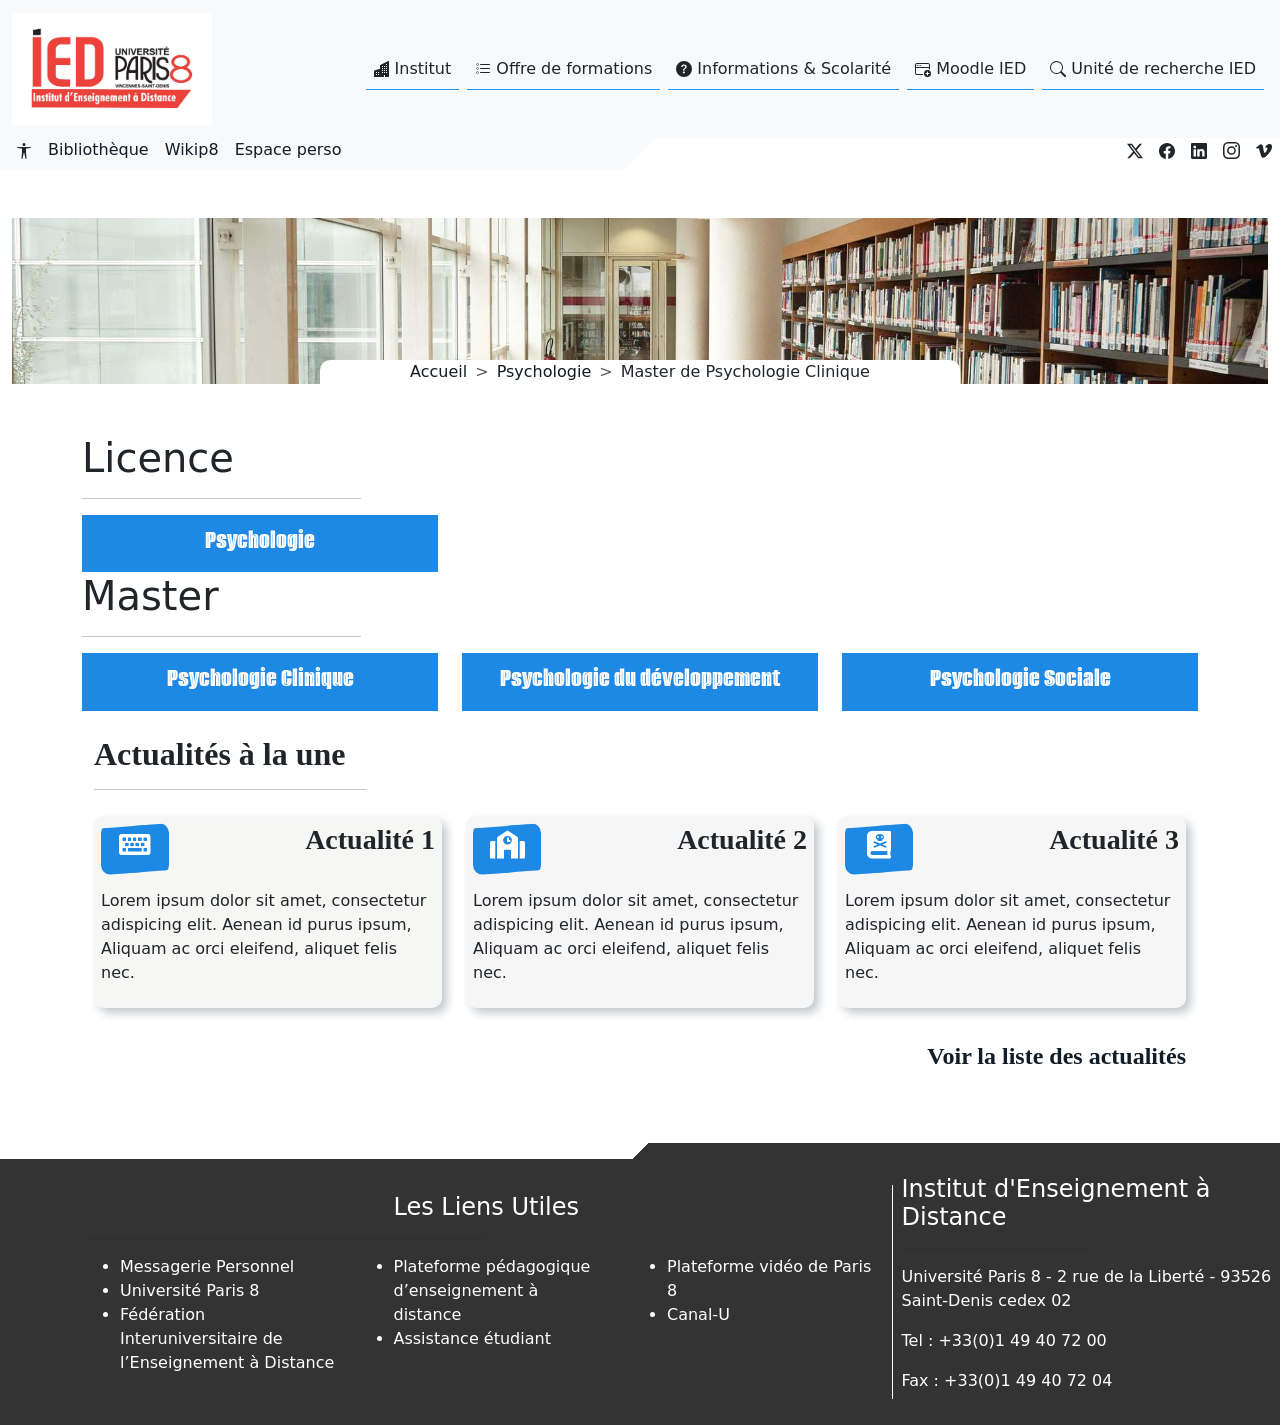
<file: formations.html>
<!DOCTYPE html>
<html data-bs-theme="light" class="h-100" lang="en">

<head>
    <meta charset="utf-8">
    <meta name="viewport" content="width=device-width, initial-scale=1.0, shrink-to-fit=no">
    <title>IED</title>
    <link rel="stylesheet" href="https://cdn.jsdelivr.net/npm/bootstrap@5.3.3/dist/css/bootstrap.min.css">
    <link rel="stylesheet" href="https://fonts.googleapis.com/css?family=Alumni+Sans+Inline+One&amp;display=swap">
    <link rel="stylesheet" href="https://fonts.googleapis.com/css?family=Angkor&amp;display=swap">
    <link rel="stylesheet" href="https://fonts.googleapis.com/css?family=Raleway:300,400,500&amp;display=swap">
    <link rel="stylesheet" href="https://fonts.googleapis.com/css?family=Raleway+Dots&amp;display=swap">
    <link rel="stylesheet" href="https://use.fontawesome.com/releases/v5.12.0/css/all.css">
    <link rel="stylesheet" href="assets/css/styles.min.css">
</head>

<body class="d-flex flex-column h-100">
    <nav class="navbar navbar-expand-md" style="background: #f8f9fa;">
        <div class="container-fluid"><a class="navbar-brand" href="index.html"><img src="assets/img/ied_logo.jpg" width="200"></a><button data-bs-toggle="collapse" class="navbar-toggler" data-bs-target="#navcol-1"><span class="visually-hidden">Toggle navigation</span><span class="navbar-toggler-icon"></span></button>
            <div class="collapse navbar-collapse" id="navcol-1">
                <ul class="navbar-nav ms-auto">
                    <li class="nav-item m-1" style="border-bottom: 1px solid #2196f3 ;"><a class="nav-link active text-nowrap text-dark" href="institut.html" style="font-size: 16px;"><svg xmlns="http://www.w3.org/2000/svg" width="1em" height="1em" fill="currentColor" viewBox="0 0 16 16" class="bi bi-buildings-fill">
                                <path d="M15 .5a.5.5 0 0 0-.724-.447l-8 4A.5.5 0 0 0 6 4.5v3.14L.342 9.526A.5.5 0 0 0 0 10v5.5a.5.5 0 0 0 .5.5h9a.5.5 0 0 0 .5-.5V14h1v1.5a.5.5 0 0 0 .5.5h3a.5.5 0 0 0 .5-.5zM2 11h1v1H2zm2 0h1v1H4zm-1 2v1H2v-1zm1 0h1v1H4zm9-10v1h-1V3zM8 5h1v1H8zm1 2v1H8V7zM8 9h1v1H8zm2 0h1v1h-1zm-1 2v1H8v-1zm1 0h1v1h-1zm3-2v1h-1V9zm-1 2h1v1h-1zm-2-4h1v1h-1zm3 0v1h-1V7zm-2-2v1h-1V5zm1 0h1v1h-1z"></path>
                            </svg>&nbsp;Institut</a></li>
                    <li class="nav-item m-1" style="border-bottom: 1px solid #2196f3 ;"><a class="nav-link text-nowrap text-dark" style="font-size: 16px;" href="index.html#formations"><svg xmlns="http://www.w3.org/2000/svg" width="1em" height="1em" fill="currentColor" viewBox="0 0 16 16" class="bi bi-list-task text-dark" style="color: #333333;">
                                <path fill-rule="evenodd" d="M2 2.5a.5.5 0 0 0-.5.5v1a.5.5 0 0 0 .5.5h1a.5.5 0 0 0 .5-.5V3a.5.5 0 0 0-.5-.5zM3 3H2v1h1z"></path>
                                <path d="M5 3.5a.5.5 0 0 1 .5-.5h9a.5.5 0 0 1 0 1h-9a.5.5 0 0 1-.5-.5M5.5 7a.5.5 0 0 0 0 1h9a.5.5 0 0 0 0-1zm0 4a.5.5 0 0 0 0 1h9a.5.5 0 0 0 0-1z"></path>
                                <path fill-rule="evenodd" d="M1.5 7a.5.5 0 0 1 .5-.5h1a.5.5 0 0 1 .5.5v1a.5.5 0 0 1-.5.5H2a.5.5 0 0 1-.5-.5zM2 7h1v1H2zm0 3.5a.5.5 0 0 0-.5.5v1a.5.5 0 0 0 .5.5h1a.5.5 0 0 0 .5-.5v-1a.5.5 0 0 0-.5-.5zm1 .5H2v1h1z"></path>
                            </svg>&nbsp;Offre de formations</a></li>
                    <li class="nav-item m-1" style="border-bottom: 1px solid #2196f3 ;"><a class="nav-link text-nowrap text-dark" href="informations.html" style="font-size: 16px;"><svg xmlns="http://www.w3.org/2000/svg" width="1em" height="1em" fill="currentColor" viewBox="0 0 16 16" class="bi bi-question-circle-fill">
                                <path d="M16 8A8 8 0 1 1 0 8a8 8 0 0 1 16 0M5.496 6.033h.825c.138 0 .248-.113.266-.25.09-.656.54-1.134 1.342-1.134.686 0 1.314.343 1.314 1.168 0 .635-.374.927-.965 1.371-.673.489-1.206 1.06-1.168 1.987l.003.217a.25.25 0 0 0 .25.246h.811a.25.25 0 0 0 .25-.25v-.105c0-.718.273-.927 1.01-1.486.609-.463 1.244-.977 1.244-2.056 0-1.511-1.276-2.241-2.673-2.241-1.267 0-2.655.59-2.75 2.286a.237.237 0 0 0 .241.247zm2.325 6.443c.61 0 1.029-.394 1.029-.927 0-.552-.42-.94-1.029-.94-.584 0-1.009.388-1.009.94 0 .533.425.927 1.01.927z"></path>
                            </svg>&nbsp;Informations &amp; Scolarité</a></li>
                    <li class="nav-item m-1" style="border-bottom: 1px solid #2196f3 ;"><a class="nav-link text-nowrap text-dark" href="information.html" style="font-size: 16px;"><svg xmlns="http://www.w3.org/2000/svg" width="1em" height="1em" fill="currentColor" viewBox="0 0 16 16" class="bi bi-window-plus text-dark" style="color: #333333;">
                                <path d="M2.5 5a.5.5 0 1 0 0-1 .5.5 0 0 0 0 1M4 5a.5.5 0 1 0 0-1 .5.5 0 0 0 0 1m2-.5a.5.5 0 1 1-1 0 .5.5 0 0 1 1 0"></path>
                                <path d="M0 4a2 2 0 0 1 2-2h11a2 2 0 0 1 2 2v4a.5.5 0 0 1-1 0V7H1v5a1 1 0 0 0 1 1h5.5a.5.5 0 0 1 0 1H2a2 2 0 0 1-2-2zm1 2h13V4a1 1 0 0 0-1-1H2a1 1 0 0 0-1 1z"></path>
                                <path d="M16 12.5a3.5 3.5 0 1 1-7 0 3.5 3.5 0 0 1 7 0m-3.5-2a.5.5 0 0 0-.5.5v1h-1a.5.5 0 0 0 0 1h1v1a.5.5 0 0 0 1 0v-1h1a.5.5 0 0 0 0-1h-1v-1a.5.5 0 0 0-.5-.5"></path>
                            </svg>&nbsp;Moodle IED</a></li>
                    <li class="nav-item m-1" style="border-bottom: 1px solid #2196f3 ;"><a class="nav-link text-nowrap text-dark" href="#" style="font-size: 16px;"><svg xmlns="http://www.w3.org/2000/svg" width="1em" height="1em" fill="currentColor" viewBox="0 0 16 16" class="bi bi-search text-dark" style="color: #333333;">
                                <path d="M11.742 10.344a6.5 6.5 0 1 0-1.397 1.398h-.001c.03.04.062.078.098.115l3.85 3.85a1 1 0 0 0 1.415-1.414l-3.85-3.85a1.007 1.007 0 0 0-.115-.1zM12 6.5a5.5 5.5 0 1 1-11 0 5.5 5.5 0 0 1 11 0"></path>
                            </svg>&nbsp;Unité de recherche IED</a></li>
                </ul>
            </div>
        </div>
    </nav>
    <header style="padding-bottom: 1em;">
        <div style="width: 100%;height: 4em;">
            <div class="d-flex justify-content-between" id="header" style="background: linear-gradient(135deg, #f8f9fa 0%, #f8f9fa 50%, rgba(255,255,255, 1) 50%, rgb(255,255,255, 1) 100%), var(--bs-body-bg);">
                <div class="d-flex justify-content-center px-3" id="left-header"><svg xmlns="http://www.w3.org/2000/svg" width="1em" height="1em" fill="currentColor" viewBox="0 0 16 16" class="bi bi-universal-access" style="margin-top: 5px;">
                        <path d="M9.5 1.5a1.5 1.5 0 1 1-3 0 1.5 1.5 0 0 1 3 0M6 5.5l-4.535-.442A.531.531 0 0 1 1.531 4H14.47a.531.531 0 0 1 .066 1.058L10 5.5V9l.452 6.42a.535.535 0 0 1-1.053.174L8.243 9.97c-.064-.252-.422-.252-.486 0l-1.156 5.624a.535.535 0 0 1-1.053-.174L6 9z"></path>
                    </svg><a class="px-3" href="#">Bibliothèque</a><a class="pe-3" href="#">Wikip8</a><a href="#">Espace perso</a></div>
                <div class="d-flex justify-content-center" id="right-header">
                    <div class="px-2 pb-2"><svg xmlns="http://www.w3.org/2000/svg" width="1em" height="1em" fill="currentColor" viewBox="0 0 16 16" class="bi bi-twitter-x">
                            <path d="M12.6.75h2.454l-5.36 6.142L16 15.25h-4.937l-3.867-5.07-4.425 5.07H.316l5.733-6.57L0 .75h5.063l3.495 4.633L12.601.75Zm-.86 13.028h1.36L4.323 2.145H2.865l8.875 11.633Z"></path>
                        </svg></div>
                    <div class="px-2 pb-2"><svg xmlns="http://www.w3.org/2000/svg" width="1em" height="1em" fill="currentColor" viewBox="0 0 16 16" class="bi bi-facebook">
                            <path d="M16 8.049c0-4.446-3.582-8.05-8-8.05C3.58 0-.002 3.603-.002 8.05c0 4.017 2.926 7.347 6.75 7.951v-5.625h-2.03V8.05H6.75V6.275c0-2.017 1.195-3.131 3.022-3.131.876 0 1.791.157 1.791.157v1.98h-1.009c-.993 0-1.303.621-1.303 1.258v1.51h2.218l-.354 2.326H9.25V16c3.824-.604 6.75-3.934 6.75-7.951"></path>
                        </svg></div>
                    <div class="px-2 pb-2"><svg xmlns="http://www.w3.org/2000/svg" width="1em" height="1em" fill="currentColor" viewBox="0 0 16 16" class="bi bi-linkedin">
                            <path d="M0 1.146C0 .513.526 0 1.175 0h13.65C15.474 0 16 .513 16 1.146v13.708c0 .633-.526 1.146-1.175 1.146H1.175C.526 16 0 15.487 0 14.854V1.146zm4.943 12.248V6.169H2.542v7.225h2.401m-1.2-8.212c.837 0 1.358-.554 1.358-1.248-.015-.709-.52-1.248-1.342-1.248-.822 0-1.359.54-1.359 1.248 0 .694.521 1.248 1.327 1.248h.016zm4.908 8.212V9.359c0-.216.016-.432.08-.586.173-.431.568-.878 1.232-.878.869 0 1.216.662 1.216 1.634v3.865h2.401V9.25c0-2.22-1.184-3.252-2.764-3.252-1.274 0-1.845.7-2.165 1.193v.025h-.016a5.54 5.54 0 0 1 .016-.025V6.169h-2.4c.03.678 0 7.225 0 7.225h2.4"></path>
                        </svg></div>
                    <div class="px-2 pb-2"><svg xmlns="http://www.w3.org/2000/svg" width="1em" height="1em" fill="currentColor" viewBox="0 0 16 16" class="bi bi-instagram" style="font-size: 17px;">
                            <path d="M8 0C5.829 0 5.556.01 4.703.048 3.85.088 3.269.222 2.76.42a3.917 3.917 0 0 0-1.417.923A3.927 3.927 0 0 0 .42 2.76C.222 3.268.087 3.85.048 4.7.01 5.555 0 5.827 0 8.001c0 2.172.01 2.444.048 3.297.04.852.174 1.433.372 1.942.205.526.478.972.923 1.417.444.445.89.719 1.416.923.51.198 1.09.333 1.942.372C5.555 15.99 5.827 16 8 16s2.444-.01 3.298-.048c.851-.04 1.434-.174 1.943-.372a3.916 3.916 0 0 0 1.416-.923c.445-.445.718-.891.923-1.417.197-.509.332-1.09.372-1.942C15.99 10.445 16 10.173 16 8s-.01-2.445-.048-3.299c-.04-.851-.175-1.433-.372-1.941a3.926 3.926 0 0 0-.923-1.417A3.911 3.911 0 0 0 13.24.42c-.51-.198-1.092-.333-1.943-.372C10.443.01 10.172 0 7.998 0h.003zm-.717 1.442h.718c2.136 0 2.389.007 3.232.046.78.035 1.204.166 1.486.275.373.145.64.319.92.599.28.28.453.546.598.92.11.281.24.705.275 1.485.039.843.047 1.096.047 3.231s-.008 2.389-.047 3.232c-.035.78-.166 1.203-.275 1.485a2.47 2.47 0 0 1-.599.919c-.28.28-.546.453-.92.598-.28.11-.704.24-1.485.276-.843.038-1.096.047-3.232.047s-2.39-.009-3.233-.047c-.78-.036-1.203-.166-1.485-.276a2.478 2.478 0 0 1-.92-.598 2.48 2.48 0 0 1-.6-.92c-.109-.281-.24-.705-.275-1.485-.038-.843-.046-1.096-.046-3.233 0-2.136.008-2.388.046-3.231.036-.78.166-1.204.276-1.486.145-.373.319-.64.599-.92.28-.28.546-.453.92-.598.282-.11.705-.24 1.485-.276.738-.034 1.024-.044 2.515-.045v.002zm4.988 1.328a.96.96 0 1 0 0 1.92.96.96 0 0 0 0-1.92zm-4.27 1.122a4.109 4.109 0 1 0 0 8.217 4.109 4.109 0 0 0 0-8.217zm0 1.441a2.667 2.667 0 1 1 0 5.334 2.667 2.667 0 0 1 0-5.334"></path>
                        </svg></div>
                    <div class="px-2 pb-2"><svg xmlns="http://www.w3.org/2000/svg" width="1em" height="1em" fill="currentColor" viewBox="0 0 16 16" class="bi bi-vimeo">
                            <path d="M15.992 4.204c-.071 1.556-1.158 3.687-3.262 6.393-2.175 2.829-4.016 4.243-5.522 4.243-.933 0-1.722-.861-2.367-2.583L3.55 7.523C3.07 5.8 2.556 4.94 2.007 4.94c-.118 0-.537.253-1.254.754L0 4.724a209.56 209.56 0 0 0 2.334-2.081c1.054-.91 1.845-1.388 2.373-1.437 1.243-.123 2.01.728 2.298 2.553.31 1.968.526 3.19.646 3.666.36 1.631.756 2.446 1.186 2.445.334 0 .836-.53 1.508-1.587.671-1.058 1.03-1.863 1.077-2.415.096-.913-.263-1.37-1.077-1.37a3.022 3.022 0 0 0-1.185.261c.789-2.573 2.291-3.825 4.508-3.756 1.644.05 2.419 1.117 2.324 3.2z"></path>
                        </svg></div>
                </div>
            </div>
        </div>
    </header>
    <main class="flex-shrink-0">
        <div class="container-fluid d-flex justify-content-center" style="padding-bottom: 50px;;">
            <div class="d-flex flex-column-reverse align-items-center"><img class="img-fluid" src="assets/img/clipboard-image-2.png">
                <nav class="d-flex justify-content-center w-50 mx-auto position-absolute" style="--bs-breadcrumb-divider: '>';background: white; border-top-right-radius: 10px 10px; border-top-left-radius: 10px 10px;" aria-label="breadcrumb">
                    <ol class="breadcrumb d-flex my-auto">
                        <li class="breadcrumb-item"><a href="#"><span>Accueil</span></a></li>
                        <li class="breadcrumb-item"><a href="#"><span>Psychologie</span></a></li>
                        <li class="breadcrumb-item"><a href="#"><span><span style="font-style: normal !important; color: rgb(33, 37, 41);">Master de Psychologie Clinique</span></span></a></li>
                    </ol>
                </nav>
            </div>
        </div>
        <div class="container">
            <h1>Licence</h1>
            <hr class="w-25">
            <div class="row d-flex flex-column flex-md-row flex-lg-row flex-xl-row flex-xxl-row">
                <div class="col">
                    <div class="p-2" style="background: #1e88e5;">
                        <h3 style="color: var(--bs-body-bg);text-align: center;font-family: 'Alumni Sans Inline One', serif;">Psychologie</h3>
                    </div>
                </div>
                <div class="col"></div>
                <div class="col"></div>
            </div>
            <h1>Master</h1>
            <hr class="w-25">
            <div class="row d-flex flex-column flex-md-row flex-lg-row flex-xl-row flex-xxl-row">
                <div class="col">
                    <div class="p-2" style="background: #1e88e5;">
                        <h3 style="color: var(--bs-body-bg);text-align: center;font-family: 'Alumni Sans Inline One', serif;">Psychologie Clinique</h3>
                    </div>
                </div>
                <div class="col">
                    <div class="p-2" style="background: #1e88e5;">
                        <h3 style="color: var(--bs-body-bg);text-align: center;font-family: 'Alumni Sans Inline One', serif;">Psychologie du développement</h3>
                    </div>
                </div>
                <div class="col">
                    <div class="p-2" style="background: #1e88e5;">
                        <h3 style="color: var(--bs-body-bg);text-align: center;font-family: 'Alumni Sans Inline One', serif;">Psychologie Sociale</h3>
                    </div>
                </div>
            </div>
        </div>
        <div class="container p-2">
            <div>
                <div class="p-3">
                    <h2 style="font-family: Calibri;font-weight: bold;">Actualités à la une</h2>
                    <hr class="w-25">
                    <div class="row">
                        <div class="col-md-4 d-block item fcard" id="fcard1-1" style="margin-top: 10px;margin-bottom: 10px;">
                            <div class="p-1" style="border-radius: 10px;background: #f6f6f4;box-shadow: 5px 5px 10px 0px var(--bs-secondary-border-subtle);border-style: solid;border-color: #f6f6f6;">
                                <div class="d-flex justify-content-center align-items-center" style="width: 68px;text-align: center;clip-path: polygon(0 10%,100% 0,100% 90%,0 100%);background: #1e88e5;position: absolute;border-radius: 10px;border-style: solid;border-color: #1e88e5;">
                                    <h3><i class="fas fa-keyboard" style="padding: 5px;color: var(--bs-body-bg);"></i></h3>
                                </div>
                                <h3 style="font-family: Calibri;color: var(--bs-body-color);text-align: right;font-weight: bold;">Actualité 1</h3>
                                <p style="color: var(--bs-body-color);margin-top: 2em;">Lorem ipsum dolor sit amet, consectetur adispicing elit. Aenean id purus ipsum, Aliquam ac orci eleifend, aliquet felis nec.</p>
                            </div>
                        </div>
                        <div class="col-md-4 d-block item fcard" id="fcard1-5" style="margin-top: 10px;margin-bottom: 10px;">
                            <div class="p-1" style="background: #f6f6f6;box-shadow: 5px 5px 10px 0px var(--bs-secondary-border-subtle);border-radius: 10px;border-style: solid;border-color: #f6f6f6;">
                                <div class="d-flex justify-content-center align-items-center" style="width: 68px;text-align: center;clip-path: polygon(0 10%,100% 0,100% 90%,0 100%);background: #1e88e5;position: absolute;border-radius: 10px;border-style: solid;border-color: #1e88e5;">
                                    <h3><i class="fas fa-school" style="padding: 5px;color: var(--bs-body-bg);"></i></h3>
                                </div>
                                <h3 style="font-family: Calibri;color: var(--bs-body-color);text-align: right;font-weight: bold;">Actualité 2</h3>
                                <p style="color: var(--bs-body-color);margin-top: 2em;">Lorem ipsum dolor sit amet, consectetur adispicing elit. Aenean id purus ipsum, Aliquam ac orci eleifend, aliquet felis nec.</p>
                            </div>
                        </div>
                        <div class="col-md-4 d-block item fcard" id="fcard1-4" style="margin-top: 10px;margin-bottom: 10px;">
                            <div class="p-1" style="border-radius: 10px;background: #f6f6f6;box-shadow: 5px 5px 10px 0px var(--bs-secondary-border-subtle);border-style: solid;border-color: #f6f6f6;">
                                <div class="d-flex justify-content-center align-items-center" style="width: 68px;text-align: center;clip-path: polygon(0 10%,100% 0,100% 90%,0 100%);background: #1e88e5;position: absolute;border-radius: 10px;border-style: solid;border-color: #1e88e5;">
                                    <h3><i class="fas fa-book-dead" style="padding: 5px;color: var(--bs-body-bg);"></i></h3>
                                </div>
                                <h3 style="font-family: Calibri;color: var(--bs-body-color);text-align: right;font-weight: bold;">Actualité 3</h3>
                                <p style="color: var(--bs-body-color);margin-top: 2em;">Lorem ipsum dolor sit amet, consectetur adispicing elit. Aenean id purus ipsum, Aliquam ac orci eleifend, aliquet felis nec.</p>
                            </div>
                        </div>
                    </div><a class="text-decoration-none p-3" href="#" style="text-align: right;">
                        <h4 style="font-family: Calibri;font-weight: bold;">Voir la liste des actualités</h4>
                    </a>
                </div>
            </div>
        </div>
    </main>
    <footer class="footer mt-auto py-3" style="width: 100%;">
        <section id="top-footer" style="width: 100%;">
            <div style="height: 1em;background: linear-gradient(135deg, rgba(255,255,255, 1) 0%, rgba(255,255,255, 1) 50%, #333333 50%, #333333 100%, rgb(192,22,22) 100%), var(--bs-body-bg);"></div>
        </section>
        <section class="d-flex justify-content-center align-items-center" id="bottom-footer" style="width: 100%;background: #333333;padding-left: 5em;height: 100%;">
            <section class="d-flex align-items-center p-2" id="left-footer" style="width: auto;height: auto;">
                <div class="row d-flex flex-column gx-3">
                    <div class="col">
                        <h4 style="text-align: center;"><span style="color: rgb(255, 255, 255);">Les Liens Utiles</span></h4>
                        <hr class="w-50">
                        <div class="row">
                            <div class="col">
                                <ul style="color: var(--bs-body-bg);">
                                    <li>Messagerie Personnel</li>
                                    <li>Université Paris 8</li>
                                    <li>Fédération Interuniversitaire de l’Enseignement à Distance</li>
                                </ul>
                            </div>
                            <div class="col">
                                <ul style="color: var(--bs-body-bg);">
                                    <li>Plateforme pédagogique d’enseignement à distance</li>
                                    <li>Assistance étudiant</li>
                                </ul>
                            </div>
                            <div class="col">
                                <ul style="color: var(--bs-body-bg);">
                                    <li>Plateforme vidéo de Paris 8</li>
                                    <li>Canal-U</li>
                                </ul>
                            </div>
                        </div>
                    </div>
                </div>
            </section>
            <section class="d-flex justify-content-center align-items-center p-2" id="right-footer" style="width: 50%;">
                <div class="row">
                    <div class="col">
                        <h4><span style="color: rgb(255, 255, 255);">Institut d'Enseignement à Distance</span></h4>
                        <hr class="w-50">
                        <p style="color: var(--bs-body-bg);"> Université Paris 8 - 2 rue de la Liberté - 93526 Saint-Denis cedex 02</p>
                        <p style="color: var(--bs-body-bg);"> Tel : +33(0)1 49 40 72 00 </p>
                        <p style="color: var(--bs-body-bg);"> Fax : +33(0)1 49 40 72 04 </p>
                    </div>
                </div>
            </section>
        </section>
    </footer>
    <script src="https://cdnjs.cloudflare.com/ajax/libs/jquery/3.7.0/jquery.min.js"></script>
    <script src="https://cdn.jsdelivr.net/npm/bootstrap@5.3.3/dist/js/bootstrap.bundle.min.js"></script>
    <script src="assets/js/script.min.js"></script>
</body>

</html>
</file>
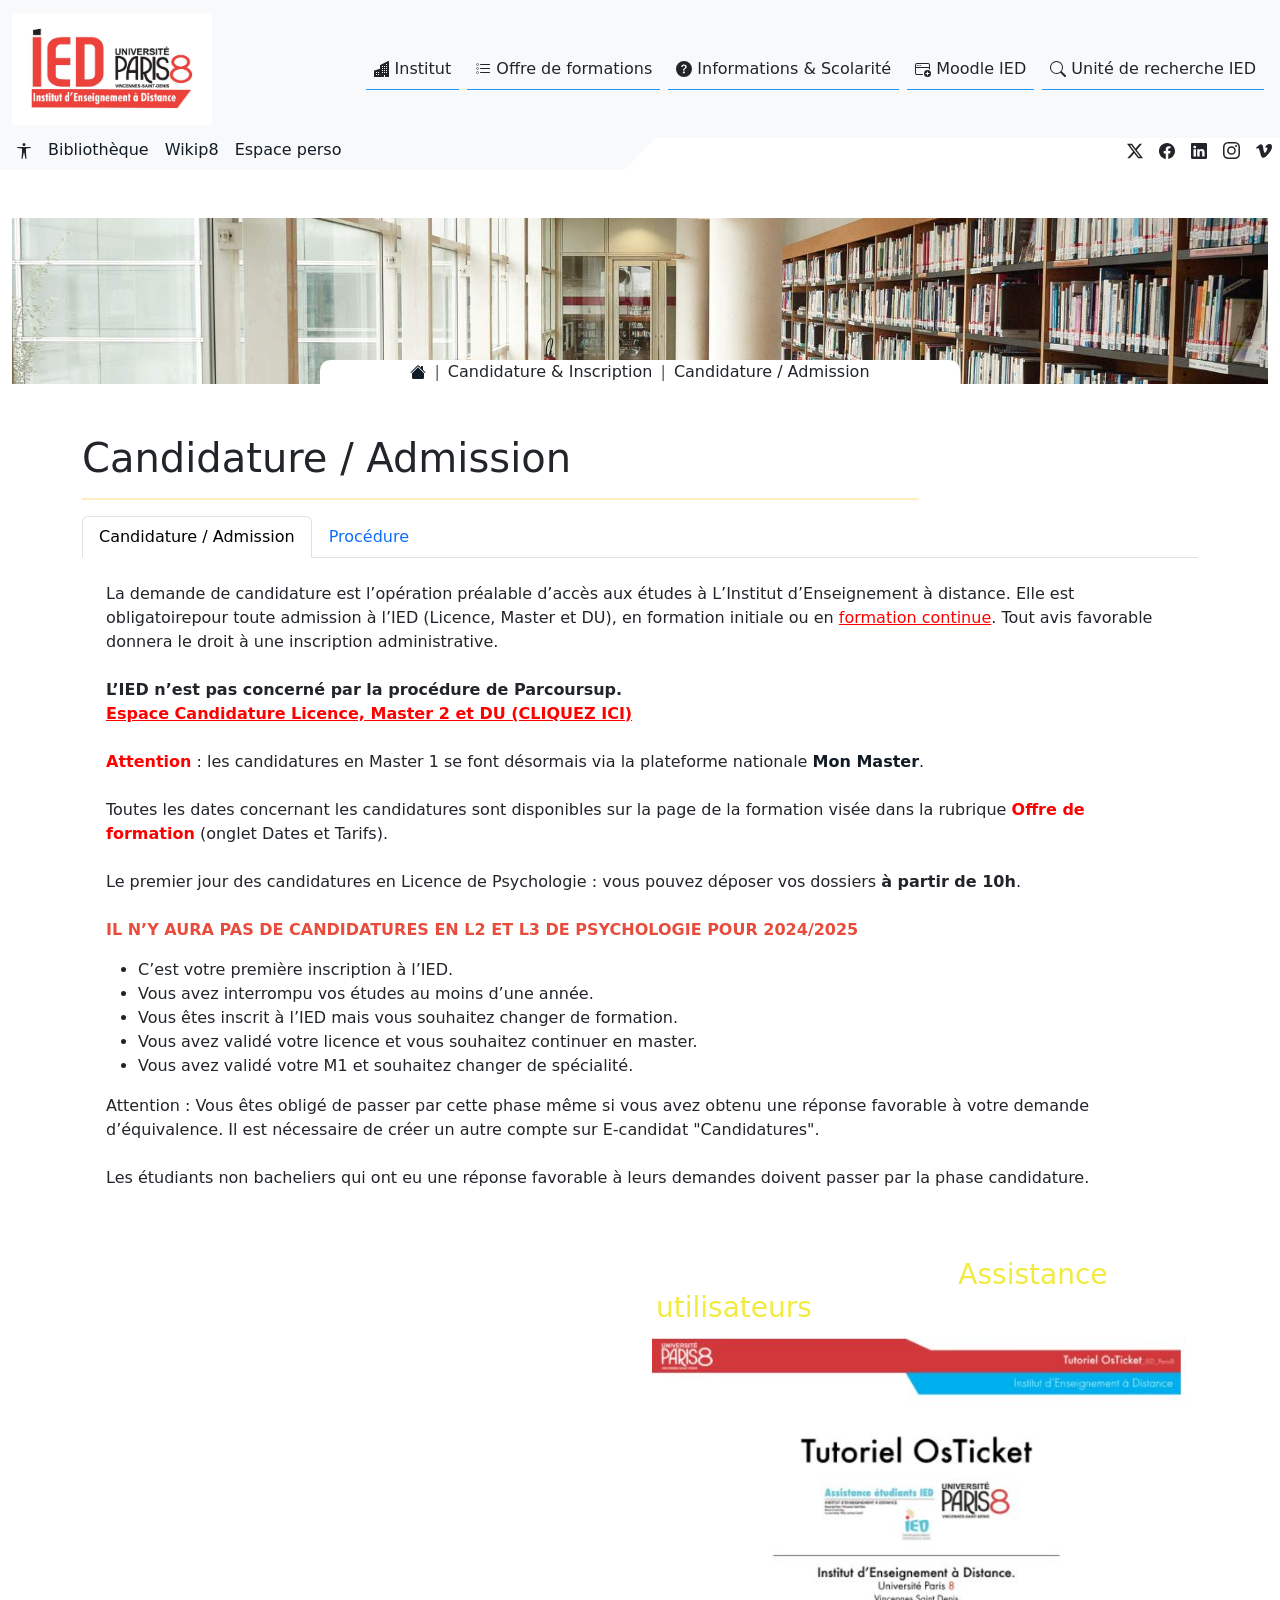
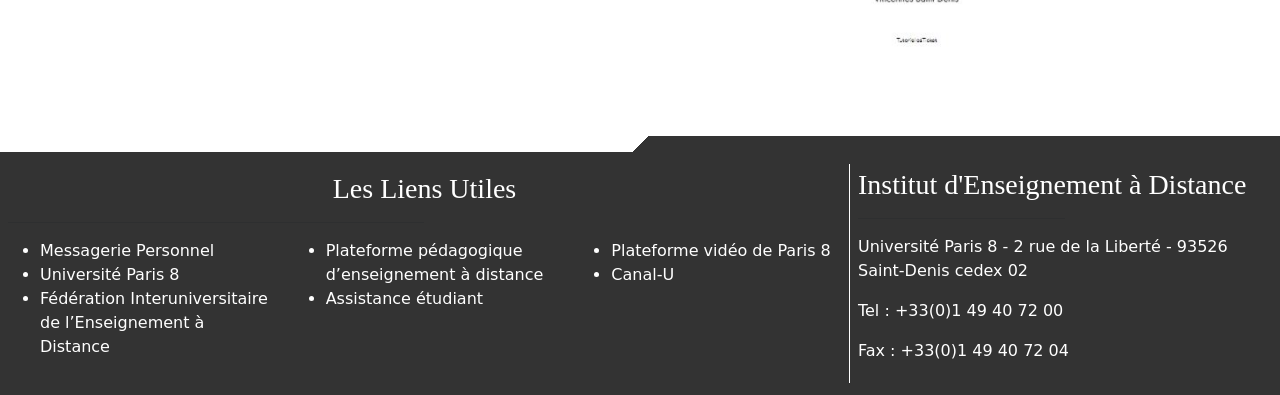
<file: information.html>
<!DOCTYPE html>
<html data-bs-theme="light" class="h-100" lang="en">

<head>
    <meta charset="utf-8">
    <meta name="viewport" content="width=device-width, initial-scale=1.0, shrink-to-fit=no">
    <title>IED</title>
    <link rel="stylesheet" href="https://cdn.jsdelivr.net/npm/bootstrap@5.3.3/dist/css/bootstrap.min.css">
    <link rel="stylesheet" href="https://fonts.googleapis.com/css?family=Alumni+Sans+Inline+One&amp;display=swap">
    <link rel="stylesheet" href="https://fonts.googleapis.com/css?family=Angkor&amp;display=swap">
    <link rel="stylesheet" href="https://fonts.googleapis.com/css?family=Raleway:300,400,500&amp;display=swap">
    <link rel="stylesheet" href="https://fonts.googleapis.com/css?family=Raleway+Dots&amp;display=swap">
    <link rel="stylesheet" href="assets/css/styles.min.css">
</head>

<body class="d-flex flex-column h-100">
    <nav class="navbar navbar-expand-md" style="background: #f8f9fa;">
        <div class="container-fluid"><a class="navbar-brand" href="index.html"><img src="assets/img/ied_logo.jpg" width="200"></a><button data-bs-toggle="collapse" class="navbar-toggler" data-bs-target="#navcol-2"><span class="visually-hidden">Toggle navigation</span><span class="navbar-toggler-icon"></span></button>
            <div class="collapse navbar-collapse" id="navcol-2">
                <ul class="navbar-nav ms-auto">
                    <li class="nav-item m-1" style="border-bottom: 1px solid #2196f3 ;"><a class="nav-link active text-nowrap text-dark" href="institut.html" style="font-size: 16px;"><svg xmlns="http://www.w3.org/2000/svg" width="1em" height="1em" fill="currentColor" viewBox="0 0 16 16" class="bi bi-buildings-fill">
                                <path d="M15 .5a.5.5 0 0 0-.724-.447l-8 4A.5.5 0 0 0 6 4.5v3.14L.342 9.526A.5.5 0 0 0 0 10v5.5a.5.5 0 0 0 .5.5h9a.5.5 0 0 0 .5-.5V14h1v1.5a.5.5 0 0 0 .5.5h3a.5.5 0 0 0 .5-.5zM2 11h1v1H2zm2 0h1v1H4zm-1 2v1H2v-1zm1 0h1v1H4zm9-10v1h-1V3zM8 5h1v1H8zm1 2v1H8V7zM8 9h1v1H8zm2 0h1v1h-1zm-1 2v1H8v-1zm1 0h1v1h-1zm3-2v1h-1V9zm-1 2h1v1h-1zm-2-4h1v1h-1zm3 0v1h-1V7zm-2-2v1h-1V5zm1 0h1v1h-1z"></path>
                            </svg>&nbsp;Institut</a></li>
                    <li class="nav-item m-1" style="border-bottom: 1px solid #2196f3 ;"><a class="nav-link text-nowrap text-dark" style="font-size: 16px;" href="index.html#formations"><svg xmlns="http://www.w3.org/2000/svg" width="1em" height="1em" fill="currentColor" viewBox="0 0 16 16" class="bi bi-list-task text-dark" style="color: #333333;">
                                <path fill-rule="evenodd" d="M2 2.5a.5.5 0 0 0-.5.5v1a.5.5 0 0 0 .5.5h1a.5.5 0 0 0 .5-.5V3a.5.5 0 0 0-.5-.5zM3 3H2v1h1z"></path>
                                <path d="M5 3.5a.5.5 0 0 1 .5-.5h9a.5.5 0 0 1 0 1h-9a.5.5 0 0 1-.5-.5M5.5 7a.5.5 0 0 0 0 1h9a.5.5 0 0 0 0-1zm0 4a.5.5 0 0 0 0 1h9a.5.5 0 0 0 0-1z"></path>
                                <path fill-rule="evenodd" d="M1.5 7a.5.5 0 0 1 .5-.5h1a.5.5 0 0 1 .5.5v1a.5.5 0 0 1-.5.5H2a.5.5 0 0 1-.5-.5zM2 7h1v1H2zm0 3.5a.5.5 0 0 0-.5.5v1a.5.5 0 0 0 .5.5h1a.5.5 0 0 0 .5-.5v-1a.5.5 0 0 0-.5-.5zm1 .5H2v1h1z"></path>
                            </svg>&nbsp;Offre de formations</a></li>
                    <li class="nav-item m-1" style="border-bottom: 1px solid #2196f3 ;"><a class="nav-link text-nowrap text-dark" href="informations.html" style="font-size: 16px;"><svg xmlns="http://www.w3.org/2000/svg" width="1em" height="1em" fill="currentColor" viewBox="0 0 16 16" class="bi bi-question-circle-fill">
                                <path d="M16 8A8 8 0 1 1 0 8a8 8 0 0 1 16 0M5.496 6.033h.825c.138 0 .248-.113.266-.25.09-.656.54-1.134 1.342-1.134.686 0 1.314.343 1.314 1.168 0 .635-.374.927-.965 1.371-.673.489-1.206 1.06-1.168 1.987l.003.217a.25.25 0 0 0 .25.246h.811a.25.25 0 0 0 .25-.25v-.105c0-.718.273-.927 1.01-1.486.609-.463 1.244-.977 1.244-2.056 0-1.511-1.276-2.241-2.673-2.241-1.267 0-2.655.59-2.75 2.286a.237.237 0 0 0 .241.247zm2.325 6.443c.61 0 1.029-.394 1.029-.927 0-.552-.42-.94-1.029-.94-.584 0-1.009.388-1.009.94 0 .533.425.927 1.01.927z"></path>
                            </svg>&nbsp;Informations &amp; Scolarité</a></li>
                    <li class="nav-item m-1" style="border-bottom: 1px solid #2196f3 ;"><a class="nav-link text-nowrap text-dark" href="information.html" style="font-size: 16px;"><svg xmlns="http://www.w3.org/2000/svg" width="1em" height="1em" fill="currentColor" viewBox="0 0 16 16" class="bi bi-window-plus text-dark" style="color: #333333;">
                                <path d="M2.5 5a.5.5 0 1 0 0-1 .5.5 0 0 0 0 1M4 5a.5.5 0 1 0 0-1 .5.5 0 0 0 0 1m2-.5a.5.5 0 1 1-1 0 .5.5 0 0 1 1 0"></path>
                                <path d="M0 4a2 2 0 0 1 2-2h11a2 2 0 0 1 2 2v4a.5.5 0 0 1-1 0V7H1v5a1 1 0 0 0 1 1h5.5a.5.5 0 0 1 0 1H2a2 2 0 0 1-2-2zm1 2h13V4a1 1 0 0 0-1-1H2a1 1 0 0 0-1 1z"></path>
                                <path d="M16 12.5a3.5 3.5 0 1 1-7 0 3.5 3.5 0 0 1 7 0m-3.5-2a.5.5 0 0 0-.5.5v1h-1a.5.5 0 0 0 0 1h1v1a.5.5 0 0 0 1 0v-1h1a.5.5 0 0 0 0-1h-1v-1a.5.5 0 0 0-.5-.5"></path>
                            </svg>&nbsp;Moodle IED</a></li>
                    <li class="nav-item m-1" style="border-bottom: 1px solid #2196f3 ;"><a class="nav-link text-nowrap text-dark" href="#" style="font-size: 16px;"><svg xmlns="http://www.w3.org/2000/svg" width="1em" height="1em" fill="currentColor" viewBox="0 0 16 16" class="bi bi-search text-dark" style="color: #333333;">
                                <path d="M11.742 10.344a6.5 6.5 0 1 0-1.397 1.398h-.001c.03.04.062.078.098.115l3.85 3.85a1 1 0 0 0 1.415-1.414l-3.85-3.85a1.007 1.007 0 0 0-.115-.1zM12 6.5a5.5 5.5 0 1 1-11 0 5.5 5.5 0 0 1 11 0"></path>
                            </svg>&nbsp;Unité de recherche IED</a></li>
                </ul>
            </div>
        </div>
    </nav>
    <header style="padding-bottom: 1em;">
        <div style="width: 100%;height: 4em;">
            <div class="d-flex justify-content-between" id="header" style="background: linear-gradient(135deg, #f8f9fa 0%, #f8f9fa 50%, rgba(255,255,255, 1) 50%, rgb(255,255,255, 1) 100%), var(--bs-body-bg);">
                <div class="d-flex justify-content-center px-3" id="left-header"><svg xmlns="http://www.w3.org/2000/svg" width="1em" height="1em" fill="currentColor" viewBox="0 0 16 16" class="bi bi-universal-access" style="margin-top: 5px;">
                        <path d="M9.5 1.5a1.5 1.5 0 1 1-3 0 1.5 1.5 0 0 1 3 0M6 5.5l-4.535-.442A.531.531 0 0 1 1.531 4H14.47a.531.531 0 0 1 .066 1.058L10 5.5V9l.452 6.42a.535.535 0 0 1-1.053.174L8.243 9.97c-.064-.252-.422-.252-.486 0l-1.156 5.624a.535.535 0 0 1-1.053-.174L6 9z"></path>
                    </svg><a class="px-3" href="#">Bibliothèque</a><a class="pe-3" href="#">Wikip8</a><a href="#">Espace perso</a></div>
                <div class="d-flex justify-content-center" id="right-header">
                    <div class="px-2 pb-2"><svg xmlns="http://www.w3.org/2000/svg" width="1em" height="1em" fill="currentColor" viewBox="0 0 16 16" class="bi bi-twitter-x">
                            <path d="M12.6.75h2.454l-5.36 6.142L16 15.25h-4.937l-3.867-5.07-4.425 5.07H.316l5.733-6.57L0 .75h5.063l3.495 4.633L12.601.75Zm-.86 13.028h1.36L4.323 2.145H2.865l8.875 11.633Z"></path>
                        </svg></div>
                    <div class="px-2 pb-2"><svg xmlns="http://www.w3.org/2000/svg" width="1em" height="1em" fill="currentColor" viewBox="0 0 16 16" class="bi bi-facebook">
                            <path d="M16 8.049c0-4.446-3.582-8.05-8-8.05C3.58 0-.002 3.603-.002 8.05c0 4.017 2.926 7.347 6.75 7.951v-5.625h-2.03V8.05H6.75V6.275c0-2.017 1.195-3.131 3.022-3.131.876 0 1.791.157 1.791.157v1.98h-1.009c-.993 0-1.303.621-1.303 1.258v1.51h2.218l-.354 2.326H9.25V16c3.824-.604 6.75-3.934 6.75-7.951"></path>
                        </svg></div>
                    <div class="px-2 pb-2"><svg xmlns="http://www.w3.org/2000/svg" width="1em" height="1em" fill="currentColor" viewBox="0 0 16 16" class="bi bi-linkedin">
                            <path d="M0 1.146C0 .513.526 0 1.175 0h13.65C15.474 0 16 .513 16 1.146v13.708c0 .633-.526 1.146-1.175 1.146H1.175C.526 16 0 15.487 0 14.854V1.146zm4.943 12.248V6.169H2.542v7.225h2.401m-1.2-8.212c.837 0 1.358-.554 1.358-1.248-.015-.709-.52-1.248-1.342-1.248-.822 0-1.359.54-1.359 1.248 0 .694.521 1.248 1.327 1.248h.016zm4.908 8.212V9.359c0-.216.016-.432.08-.586.173-.431.568-.878 1.232-.878.869 0 1.216.662 1.216 1.634v3.865h2.401V9.25c0-2.22-1.184-3.252-2.764-3.252-1.274 0-1.845.7-2.165 1.193v.025h-.016a5.54 5.54 0 0 1 .016-.025V6.169h-2.4c.03.678 0 7.225 0 7.225h2.4"></path>
                        </svg></div>
                    <div class="px-2 pb-2"><svg xmlns="http://www.w3.org/2000/svg" width="1em" height="1em" fill="currentColor" viewBox="0 0 16 16" class="bi bi-instagram" style="font-size: 17px;">
                            <path d="M8 0C5.829 0 5.556.01 4.703.048 3.85.088 3.269.222 2.76.42a3.917 3.917 0 0 0-1.417.923A3.927 3.927 0 0 0 .42 2.76C.222 3.268.087 3.85.048 4.7.01 5.555 0 5.827 0 8.001c0 2.172.01 2.444.048 3.297.04.852.174 1.433.372 1.942.205.526.478.972.923 1.417.444.445.89.719 1.416.923.51.198 1.09.333 1.942.372C5.555 15.99 5.827 16 8 16s2.444-.01 3.298-.048c.851-.04 1.434-.174 1.943-.372a3.916 3.916 0 0 0 1.416-.923c.445-.445.718-.891.923-1.417.197-.509.332-1.09.372-1.942C15.99 10.445 16 10.173 16 8s-.01-2.445-.048-3.299c-.04-.851-.175-1.433-.372-1.941a3.926 3.926 0 0 0-.923-1.417A3.911 3.911 0 0 0 13.24.42c-.51-.198-1.092-.333-1.943-.372C10.443.01 10.172 0 7.998 0h.003zm-.717 1.442h.718c2.136 0 2.389.007 3.232.046.78.035 1.204.166 1.486.275.373.145.64.319.92.599.28.28.453.546.598.92.11.281.24.705.275 1.485.039.843.047 1.096.047 3.231s-.008 2.389-.047 3.232c-.035.78-.166 1.203-.275 1.485a2.47 2.47 0 0 1-.599.919c-.28.28-.546.453-.92.598-.28.11-.704.24-1.485.276-.843.038-1.096.047-3.232.047s-2.39-.009-3.233-.047c-.78-.036-1.203-.166-1.485-.276a2.478 2.478 0 0 1-.92-.598 2.48 2.48 0 0 1-.6-.92c-.109-.281-.24-.705-.275-1.485-.038-.843-.046-1.096-.046-3.233 0-2.136.008-2.388.046-3.231.036-.78.166-1.204.276-1.486.145-.373.319-.64.599-.92.28-.28.546-.453.92-.598.282-.11.705-.24 1.485-.276.738-.034 1.024-.044 2.515-.045v.002zm4.988 1.328a.96.96 0 1 0 0 1.92.96.96 0 0 0 0-1.92zm-4.27 1.122a4.109 4.109 0 1 0 0 8.217 4.109 4.109 0 0 0 0-8.217zm0 1.441a2.667 2.667 0 1 1 0 5.334 2.667 2.667 0 0 1 0-5.334"></path>
                        </svg></div>
                    <div class="px-2 pb-2"><svg xmlns="http://www.w3.org/2000/svg" width="1em" height="1em" fill="currentColor" viewBox="0 0 16 16" class="bi bi-vimeo">
                            <path d="M15.992 4.204c-.071 1.556-1.158 3.687-3.262 6.393-2.175 2.829-4.016 4.243-5.522 4.243-.933 0-1.722-.861-2.367-2.583L3.55 7.523C3.07 5.8 2.556 4.94 2.007 4.94c-.118 0-.537.253-1.254.754L0 4.724a209.56 209.56 0 0 0 2.334-2.081c1.054-.91 1.845-1.388 2.373-1.437 1.243-.123 2.01.728 2.298 2.553.31 1.968.526 3.19.646 3.666.36 1.631.756 2.446 1.186 2.445.334 0 .836-.53 1.508-1.587.671-1.058 1.03-1.863 1.077-2.415.096-.913-.263-1.37-1.077-1.37a3.022 3.022 0 0 0-1.185.261c.789-2.573 2.291-3.825 4.508-3.756 1.644.05 2.419 1.117 2.324 3.2z"></path>
                        </svg></div>
                </div>
            </div>
        </div>
    </header>
    <div class="container-fluid d-flex justify-content-center" style="padding-bottom: 50px;;">
        <div class="d-flex flex-column-reverse align-items-center"><img class="img-fluid" src="assets/img/clipboard-image-2.png">
            <nav class="d-flex justify-content-center w-50 mx-auto position-absolute" style="--bs-breadcrumb-divider: '|';background: white; border-top-right-radius: 10px 10px; border-top-left-radius: 10px 10px;" aria-label="breadcrumb">
                <ol class="breadcrumb d-flex my-auto">
                    <li class="breadcrumb-item"><a href="#"><span><svg xmlns="http://www.w3.org/2000/svg" width="1em" height="1em" fill="currentColor" viewBox="0 0 16 16" class="bi bi-house-fill">
                                    <path d="M8.707 1.5a1 1 0 0 0-1.414 0L.646 8.146a.5.5 0 0 0 .708.708L8 2.207l6.646 6.647a.5.5 0 0 0 .708-.708L13 5.793V2.5a.5.5 0 0 0-.5-.5h-1a.5.5 0 0 0-.5.5v1.293z"></path>
                                    <path d="m8 3.293 6 6V13.5a1.5 1.5 0 0 1-1.5 1.5h-9A1.5 1.5 0 0 1 2 13.5V9.293l6-6Z"></path>
                                </svg></span></a></li>
                    <li class="breadcrumb-item"><a href="#"><span><span style="font-style: normal !important; color: rgb(33, 37, 41);">Candidature &amp; Inscription</span></span></a></li>
                    <li class="breadcrumb-item"><a href="#"><span><span style="font-style: normal !important; color: rgb(33, 37, 41);">Candidature / Admission</span></span></a></li>
                </ol>
            </nav>
        </div>
    </div>
    <div class="container">
        <h1>Candidature / Admission</h1>
        <hr class="w-75" style="border: 1px solid #f7b703;">
    </div>
    <div class="container">
        <div>
            <ul class="nav nav-tabs" role="tablist">
                <li class="nav-item" role="presentation"><a class="nav-link active" role="tab" data-bs-toggle="tab" href="#tab-1">Candidature / Admission</a></li>
                <li class="nav-item" role="presentation"><a class="nav-link" role="tab" data-bs-toggle="tab" href="#tab-2">Procédure</a></li>
            </ul>
            <div class="tab-content">
                <div class="tab-pane fade show active p-4" role="tabpanel" id="tab-1">
                    <p>La demande de candidature est l’opération préalable d’accès aux études à L’Institut d’Enseignement à distance. Elle est obligatoirepour toute admission à l’IED (Licence, Master et DU), en formation initiale ou en <a href="https://www.univ-paris8.fr/-Adulte-en-formation-continue-"><span style="text-decoration: underline; color: rgb(255, 0, 0);">formation continue</span></a>. Tout&nbsp;avis favorable donnera le droit à une inscription administrative.&nbsp;<br><br><strong>L’IED n’est pas concerné par la procédure de Parcoursup.&nbsp;</strong><br><a href="https://ecandidat.univ-paris8.fr/candidature-P8-ied/"><strong><span style="text-decoration: underline; color: rgb(255, 0, 0);">Espace Candidature Licence, Master 2 et DU (CLIQUEZ ICI)</span></strong></a><br><br><strong><span style="color: rgb(255, 0, 0);">Attention</span></strong>&nbsp;: les candidatures en Master 1 se font désormais via la plateforme nationale&nbsp;<a href="https://www.iedparis8.net/?candidatures-en-master-2023-2024-plateforme-mon-master"><strong>Mon Master</strong></a>.<br><br>Toutes les dates concernant les candidatures&nbsp;sont disponibles sur la page de la formation visée dans la rubrique&nbsp;<a href="https://www.iedparis8.net/?-Offre-de-Formations-"><strong><span style="color: rgb(255, 0, 0);">Offre de formation</span></strong></a>&nbsp;(onglet Dates et Tarifs). <br><br>Le premier jour des candidatures&nbsp;en Licence de Psychologie&nbsp;: vous pouvez déposer vos dossiers <strong>à partir de 10h</strong>.<br><br><strong><span style="color: rgb(231, 76, 60);">IL N’Y AURA PAS DE CANDIDATURES EN L2 ET L3 DE PSYCHOLOGIE POUR 2024/2025</span></strong></p>
                    <ul>
                        <li>C’est votre première inscription à l’IED.</li>
                        <li>Vous avez interrompu vos études au moins d’une année.</li>
                        <li>Vous êtes inscrit à l’IED mais vous souhaitez changer de formation.</li>
                        <li>Vous avez validé votre licence et vous souhaitez continuer en master.</li>
                        <li>Vous avez validé votre M1 et souhaitez changer de spécialité.</li>
                    </ul>
                    <p>Attention&nbsp;: Vous êtes obligé de passer par cette phase même si vous avez obtenu une réponse favorable à votre demande d’équivalence. Il est nécessaire de créer un autre compte sur E-candidat "Candidatures". <br><br>Les étudiants non bacheliers qui ont eu une réponse favorable à leurs demandes doivent passer par la phase candidature.</p>
                </div>
                <div class="tab-pane fade p-4" role="tabpanel" id="tab-2">
                    <p><strong>La procédure&nbsp;par étape</strong><br>&nbsp;<br><strong>Étape 1&nbsp;: Créer le dossier de candidature</strong><br><br>&nbsp;Il est possible de candidater pour plusieurs mentions. Vous aurez alors à constituer autant de dossiers que de mentions demandées.<br><br><a href="https://ecandidat.univ-paris8.fr/candidature-P8-ied/"><strong><span style="text-decoration: underline; color: rgb(255, 0, 0);">Candidature Licence, Master&nbsp;et DU</span></strong></a><br><br><span style="color: rgb(255, 0, 0);">Attention&nbsp;: chaque champ n’accepte qu’un seul fichier. </span><br><br>Exemple&nbsp;: l’ensemble de vos relevés de notes doit apparaître dans un seul document qui sera à transmettre dans le champ "Relevés de Notes". (cf page 4 du PDF "<a href="https://www.iedparis8.net/IMG/pdf/guide_deposer_candidature_e_candidat_ied_.pdf">Déposer votre candidature</a>")&nbsp;<br><br><strong>Étape 2&nbsp;: Examen de votre dossier et réponse de l’IED</strong><br>&nbsp;<br>Votre candidature sera reçue par les services de scolarité qui vérifieront si elle est complète et procèderont à un accusé réception (en ligne). Votre dossier sera ensuite transmis à la commission compétente qui rendra un avis.<br><br>Plusieurs réponses peuvent vous être faites&nbsp;:</p>
                    <ul>
                        <li><em>Admis-e sur liste principale&nbsp;</em></li>
                        <li><em>Candidature refusée mais inscrite sur liste complémentaire</em></li>
                        <li><em>Candidature refusée.</em></li>
                    </ul>
                    <p>Vous recevrez une information par mail vous indiquant qu’une réponse a été faite et vous pourrez en prendre connaissance dans votre interface e-candidat.<br><br><strong>Étape 3&nbsp;: Confirmation de votre choix</strong><br><br>Une fois la réponse de l’IED connue, vous disposerez d’un délai pour confirmer vos choix. A l’issue de ce délai, en cas d’absence de réponse de votre part, vous serez considéré-e comme démissionnaire.<br><br>Les réponses seront traitées quotidiennement pour actualiser les situations. En cas de remontée de la liste complémentaire sur la liste principale, vous recevrez un mail vous le signalant. Vous aurez alors un délai entre 3 et 5 jours pour confirmer que vous souhaitez procéder à votre inscription ou pas. Passé ce délai, vous perdez le bénéfice de l’accord.<br><br>Les délais de confirmation de vos choix vous seront communiqués dans votre interface Ecandidat.<br><br><strong>Attention&nbsp;:</strong> la confirmation de votre choix n’est pas une inscription, vous devrez ensuite procéder à votre inscription administrative.</p>
                </div>
            </div>
        </div>
    </div>
    <div class="container p-4" style="background: #2196f3; background-image: url('assets/img/clipboard-image-3.png'); background-attachment: fixed; 	background-position: center; 	background-size:100% 100%;">
        <div class="row" id="institut-address">
            <div class="col d-flex flex-column justify-content-center align-items-center">
                <h3 class="text-white w-100 text-center">Ressources pour votre inscription</h3>
                <hr class="w-75" style="border: 1px solid rgb(255, 255, 255);">
                <ul>
                    <li class="text-white"><strong>&nbsp;&nbsp;</strong><a class="text-white" href="https://www.iedparis8.net/IMG/pdf/tutoriel_-_creation_compte_ecandidat_ied.pdf"><svg xmlns="http://www.w3.org/2000/svg" width="1em" height="1em" fill="currentColor" viewBox="0 0 16 16" class="bi bi-file-pdf-fill">
                                <path d="M5.523 10.424c.14-.082.293-.162.459-.238a7.878 7.878 0 0 1-.45.606c-.28.337-.498.516-.635.572a.266.266 0 0 1-.035.012.282.282 0 0 1-.026-.044c-.056-.11-.054-.216.04-.36.106-.165.319-.354.647-.548m2.455-1.647c-.119.025-.237.05-.356.078a21.035 21.035 0 0 0 .5-1.05 11.96 11.96 0 0 0 .51.858c-.217.032-.436.07-.654.114m2.525.939a3.888 3.888 0 0 1-.435-.41c.228.005.434.022.612.054.317.057.466.147.518.209a.095.095 0 0 1 .026.064.436.436 0 0 1-.06.2.307.307 0 0 1-.094.124.107.107 0 0 1-.069.015c-.09-.003-.258-.066-.498-.256M8.278 4.97c-.04.244-.108.524-.2.829a4.86 4.86 0 0 1-.089-.346c-.076-.353-.087-.63-.046-.822.038-.177.11-.248.196-.283a.517.517 0 0 1 .145-.04c.013.03.028.092.032.198.005.122-.007.277-.038.465z"></path>
                                <path fill-rule="evenodd" d="M4 0h8a2 2 0 0 1 2 2v12a2 2 0 0 1-2 2H4a2 2 0 0 1-2-2V2a2 2 0 0 1 2-2m.165 11.668c.09.18.23.343.438.419.207.075.412.04.58-.03.318-.13.635-.436.926-.786.333-.401.683-.927 1.021-1.51a11.64 11.64 0 0 1 1.997-.406c.3.383.61.713.91.95.28.22.603.403.934.417a.856.856 0 0 0 .51-.138c.155-.101.27-.247.354-.416.09-.181.145-.37.138-.563a.844.844 0 0 0-.2-.518c-.226-.27-.596-.4-.96-.465a5.76 5.76 0 0 0-1.335-.05 10.954 10.954 0 0 1-.98-1.686c.25-.66.437-1.284.52-1.794.036-.218.055-.426.048-.614a1.238 1.238 0 0 0-.127-.538.7.7 0 0 0-.477-.365c-.202-.043-.41 0-.601.077-.377.15-.576.47-.651.823-.073.34-.04.736.046 1.136.088.406.238.848.43 1.295a19.707 19.707 0 0 1-1.062 2.227 7.662 7.662 0 0 0-1.482.645c-.37.22-.699.48-.897.787-.21.326-.275.714-.08 1.103z"></path>
                            </svg><strong><span style="font-style: normal !important; color: rgb(255, 255, 255);">&nbsp;Créer son compte E-Candidat</span></strong></a></li>
                    <li class="text-white"><strong>&nbsp;&nbsp;</strong><a class="text-white" href="https://www.iedparis8.net/IMG/pdf/tutoriel_-_deposer_sa_candidature_sur_ecandidat_ied.pdf"><svg xmlns="http://www.w3.org/2000/svg" width="1em" height="1em" fill="currentColor" viewBox="0 0 16 16" class="bi bi-file-pdf-fill">
                                <path d="M5.523 10.424c.14-.082.293-.162.459-.238a7.878 7.878 0 0 1-.45.606c-.28.337-.498.516-.635.572a.266.266 0 0 1-.035.012.282.282 0 0 1-.026-.044c-.056-.11-.054-.216.04-.36.106-.165.319-.354.647-.548m2.455-1.647c-.119.025-.237.05-.356.078a21.035 21.035 0 0 0 .5-1.05 11.96 11.96 0 0 0 .51.858c-.217.032-.436.07-.654.114m2.525.939a3.888 3.888 0 0 1-.435-.41c.228.005.434.022.612.054.317.057.466.147.518.209a.095.095 0 0 1 .026.064.436.436 0 0 1-.06.2.307.307 0 0 1-.094.124.107.107 0 0 1-.069.015c-.09-.003-.258-.066-.498-.256M8.278 4.97c-.04.244-.108.524-.2.829a4.86 4.86 0 0 1-.089-.346c-.076-.353-.087-.63-.046-.822.038-.177.11-.248.196-.283a.517.517 0 0 1 .145-.04c.013.03.028.092.032.198.005.122-.007.277-.038.465z"></path>
                                <path fill-rule="evenodd" d="M4 0h8a2 2 0 0 1 2 2v12a2 2 0 0 1-2 2H4a2 2 0 0 1-2-2V2a2 2 0 0 1 2-2m.165 11.668c.09.18.23.343.438.419.207.075.412.04.58-.03.318-.13.635-.436.926-.786.333-.401.683-.927 1.021-1.51a11.64 11.64 0 0 1 1.997-.406c.3.383.61.713.91.95.28.22.603.403.934.417a.856.856 0 0 0 .51-.138c.155-.101.27-.247.354-.416.09-.181.145-.37.138-.563a.844.844 0 0 0-.2-.518c-.226-.27-.596-.4-.96-.465a5.76 5.76 0 0 0-1.335-.05 10.954 10.954 0 0 1-.98-1.686c.25-.66.437-1.284.52-1.794.036-.218.055-.426.048-.614a1.238 1.238 0 0 0-.127-.538.7.7 0 0 0-.477-.365c-.202-.043-.41 0-.601.077-.377.15-.576.47-.651.823-.073.34-.04.736.046 1.136.088.406.238.848.43 1.295a19.707 19.707 0 0 1-1.062 2.227 7.662 7.662 0 0 0-1.482.645c-.37.22-.699.48-.897.787-.21.326-.275.714-.08 1.103z"></path>
                            </svg><strong><span style="font-style: normal !important; color: rgb(255, 255, 255);">&nbsp;Déposer sa candidature sur E-candidat</span></strong></a></li>
                </ul>
            </div>
            <div class="col">
                <h3 class="text-white p-1">Pour toute question :&nbsp;<a href="https://apps.univ-paris8.fr/iedticket/" style="color: rgb(241, 235, 63);">Assistance utilisateurs</a></h3><img class="img-fluid" src="assets/img/clipboard-image-1.png">
                <h4 class="text-center text-white p-1"><strong>Tutoriel Osticket</strong></h4>
            </div>
        </div>
    </div>
    <footer class="footer mt-auto py-3" style="width: 100%;">
        <section id="top-footer" style="width: 100%;">
            <div style="height: 1em;background: linear-gradient(135deg, rgba(255,255,255, 1) 0%, rgba(255,255,255, 1) 50%, #333333 50%, #333333 100%, rgb(192,22,22) 100%), var(--bs-body-bg);"></div>
        </section>
        <section class="d-flex justify-content-center align-items-center" id="bottom-footer" style="width: 100%;background: #333333;height: 100%;">
            <section class="d-flex align-items-center p-2" id="left-footer" style="width: auto;height: auto;">
                <div class="row d-flex flex-column gx-3">
                    <div class="col">
                        <h3 style="text-align: center;font-family: Calibri;"><span style="color: rgb(255, 255, 255);">Les Liens Utiles</span></h3>
                        <hr class="w-50">
                        <div class="row">
                            <div class="col">
                                <ul style="color: var(--bs-body-bg);">
                                    <li>Messagerie Personnel</li>
                                    <li>Université Paris 8</li>
                                    <li>Fédération Interuniversitaire de l’Enseignement à Distance</li>
                                </ul>
                            </div>
                            <div class="col">
                                <ul style="color: var(--bs-body-bg);">
                                    <li>Plateforme pédagogique d’enseignement à distance</li>
                                    <li>Assistance étudiant</li>
                                </ul>
                            </div>
                            <div class="col">
                                <ul style="color: var(--bs-body-bg);">
                                    <li>Plateforme vidéo de Paris 8</li>
                                    <li>Canal-U</li>
                                </ul>
                            </div>
                        </div>
                    </div>
                </div>
            </section>
            <section class="d-flex justify-content-center align-items-center p-2" id="right-footer" style="width: 50%;">
                <div class="row">
                    <div class="col">
                        <h3 style="font-family: Calibri;"><span style="color: rgb(255, 255, 255);">Institut d'Enseignement à Distance</span></h3>
                        <hr class="w-50">
                        <p style="color: var(--bs-body-bg);"> Université Paris 8 - 2 rue de la Liberté - 93526 Saint-Denis cedex 02</p>
                        <p style="color: var(--bs-body-bg);"> Tel : +33(0)1 49 40 72 00 </p>
                        <p style="color: var(--bs-body-bg);"> Fax : +33(0)1 49 40 72 04 </p>
                    </div>
                </div>
            </section>
        </section>
    </footer>
    <script src="https://cdnjs.cloudflare.com/ajax/libs/jquery/3.7.0/jquery.min.js"></script>
    <script src="https://cdn.jsdelivr.net/npm/bootstrap@5.3.3/dist/js/bootstrap.bundle.min.js"></script>
    <script src="assets/js/script.min.js"></script>
</body>

</html>
</file>
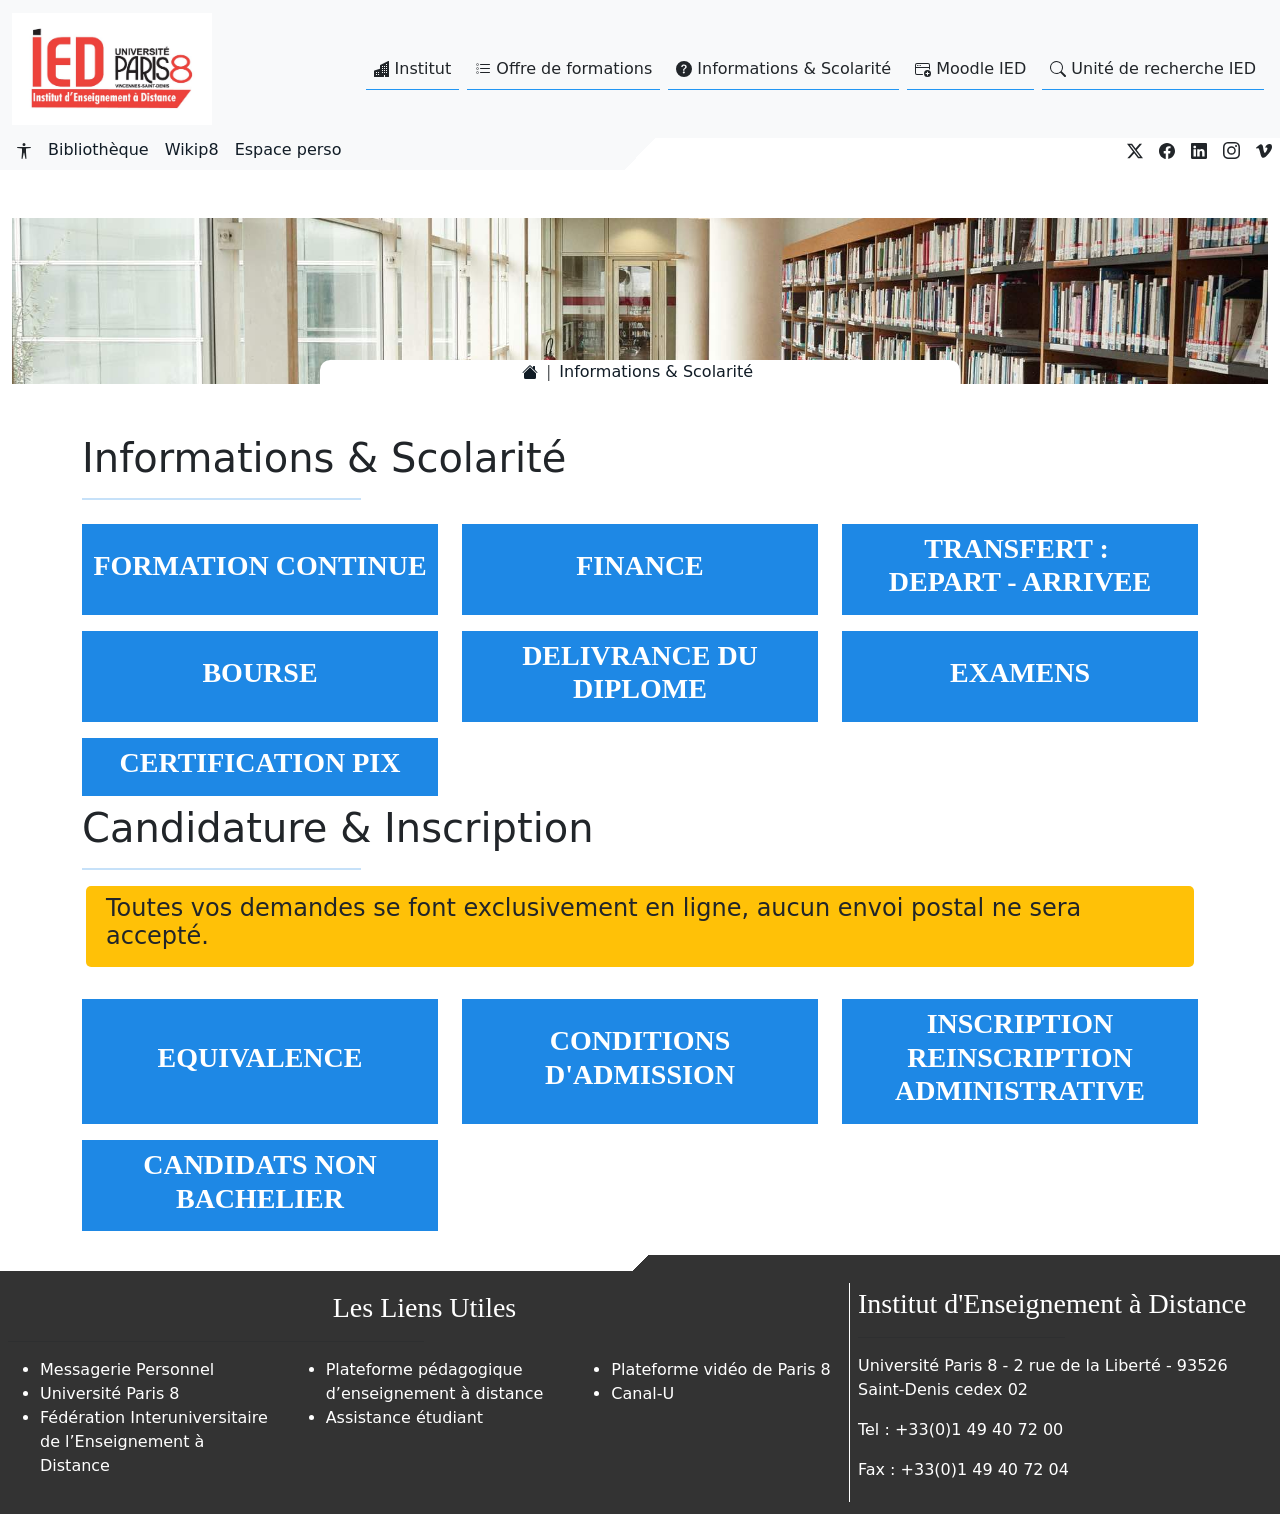
<file: informations.html>
<!DOCTYPE html>
<html data-bs-theme="light" class="h-100" lang="en">

<head>
    <meta charset="utf-8">
    <meta name="viewport" content="width=device-width, initial-scale=1.0, shrink-to-fit=no">
    <title>IED</title>
    <link rel="stylesheet" href="https://cdn.jsdelivr.net/npm/bootstrap@5.3.3/dist/css/bootstrap.min.css">
    <link rel="stylesheet" href="https://fonts.googleapis.com/css?family=Alumni+Sans+Inline+One&amp;display=swap">
    <link rel="stylesheet" href="https://fonts.googleapis.com/css?family=Angkor&amp;display=swap">
    <link rel="stylesheet" href="https://fonts.googleapis.com/css?family=Raleway:300,400,500&amp;display=swap">
    <link rel="stylesheet" href="https://fonts.googleapis.com/css?family=Raleway+Dots&amp;display=swap">
    <link rel="stylesheet" href="assets/css/styles.min.css">
</head>

<body class="d-flex flex-column h-100">
    <nav class="navbar navbar-expand-md" style="background: #f8f9fa;">
        <div class="container-fluid"><a class="navbar-brand" href="index.html"><img src="assets/img/ied_logo.jpg" width="200"></a><button data-bs-toggle="collapse" class="navbar-toggler" data-bs-target="#navcol-1"><span class="visually-hidden">Toggle navigation</span><span class="navbar-toggler-icon"></span></button>
            <div class="collapse navbar-collapse" id="navcol-1">
                <ul class="navbar-nav ms-auto">
                    <li class="nav-item m-1" style="border-bottom: 1px solid #2196f3 ;"><a class="nav-link active text-nowrap text-dark" href="institut.html" style="font-size: 16px;"><svg xmlns="http://www.w3.org/2000/svg" width="1em" height="1em" fill="currentColor" viewBox="0 0 16 16" class="bi bi-buildings-fill">
                                <path d="M15 .5a.5.5 0 0 0-.724-.447l-8 4A.5.5 0 0 0 6 4.5v3.14L.342 9.526A.5.5 0 0 0 0 10v5.5a.5.5 0 0 0 .5.5h9a.5.5 0 0 0 .5-.5V14h1v1.5a.5.5 0 0 0 .5.5h3a.5.5 0 0 0 .5-.5zM2 11h1v1H2zm2 0h1v1H4zm-1 2v1H2v-1zm1 0h1v1H4zm9-10v1h-1V3zM8 5h1v1H8zm1 2v1H8V7zM8 9h1v1H8zm2 0h1v1h-1zm-1 2v1H8v-1zm1 0h1v1h-1zm3-2v1h-1V9zm-1 2h1v1h-1zm-2-4h1v1h-1zm3 0v1h-1V7zm-2-2v1h-1V5zm1 0h1v1h-1z"></path>
                            </svg>&nbsp;Institut</a></li>
                    <li class="nav-item m-1" style="border-bottom: 1px solid #2196f3 ;"><a class="nav-link text-nowrap text-dark" style="font-size: 16px;" href="index.html#formations"><svg xmlns="http://www.w3.org/2000/svg" width="1em" height="1em" fill="currentColor" viewBox="0 0 16 16" class="bi bi-list-task text-dark" style="color: #333333;">
                                <path fill-rule="evenodd" d="M2 2.5a.5.5 0 0 0-.5.5v1a.5.5 0 0 0 .5.5h1a.5.5 0 0 0 .5-.5V3a.5.5 0 0 0-.5-.5zM3 3H2v1h1z"></path>
                                <path d="M5 3.5a.5.5 0 0 1 .5-.5h9a.5.5 0 0 1 0 1h-9a.5.5 0 0 1-.5-.5M5.5 7a.5.5 0 0 0 0 1h9a.5.5 0 0 0 0-1zm0 4a.5.5 0 0 0 0 1h9a.5.5 0 0 0 0-1z"></path>
                                <path fill-rule="evenodd" d="M1.5 7a.5.5 0 0 1 .5-.5h1a.5.5 0 0 1 .5.5v1a.5.5 0 0 1-.5.5H2a.5.5 0 0 1-.5-.5zM2 7h1v1H2zm0 3.5a.5.5 0 0 0-.5.5v1a.5.5 0 0 0 .5.5h1a.5.5 0 0 0 .5-.5v-1a.5.5 0 0 0-.5-.5zm1 .5H2v1h1z"></path>
                            </svg>&nbsp;Offre de formations</a></li>
                    <li class="nav-item m-1" style="border-bottom: 1px solid #2196f3 ;"><a class="nav-link text-nowrap text-dark" href="informations.html" style="font-size: 16px;"><svg xmlns="http://www.w3.org/2000/svg" width="1em" height="1em" fill="currentColor" viewBox="0 0 16 16" class="bi bi-question-circle-fill">
                                <path d="M16 8A8 8 0 1 1 0 8a8 8 0 0 1 16 0M5.496 6.033h.825c.138 0 .248-.113.266-.25.09-.656.54-1.134 1.342-1.134.686 0 1.314.343 1.314 1.168 0 .635-.374.927-.965 1.371-.673.489-1.206 1.06-1.168 1.987l.003.217a.25.25 0 0 0 .25.246h.811a.25.25 0 0 0 .25-.25v-.105c0-.718.273-.927 1.01-1.486.609-.463 1.244-.977 1.244-2.056 0-1.511-1.276-2.241-2.673-2.241-1.267 0-2.655.59-2.75 2.286a.237.237 0 0 0 .241.247zm2.325 6.443c.61 0 1.029-.394 1.029-.927 0-.552-.42-.94-1.029-.94-.584 0-1.009.388-1.009.94 0 .533.425.927 1.01.927z"></path>
                            </svg>&nbsp;Informations &amp; Scolarité</a></li>
                    <li class="nav-item m-1" style="border-bottom: 1px solid #2196f3 ;"><a class="nav-link text-nowrap text-dark" href="information.html" style="font-size: 16px;"><svg xmlns="http://www.w3.org/2000/svg" width="1em" height="1em" fill="currentColor" viewBox="0 0 16 16" class="bi bi-window-plus text-dark" style="color: #333333;">
                                <path d="M2.5 5a.5.5 0 1 0 0-1 .5.5 0 0 0 0 1M4 5a.5.5 0 1 0 0-1 .5.5 0 0 0 0 1m2-.5a.5.5 0 1 1-1 0 .5.5 0 0 1 1 0"></path>
                                <path d="M0 4a2 2 0 0 1 2-2h11a2 2 0 0 1 2 2v4a.5.5 0 0 1-1 0V7H1v5a1 1 0 0 0 1 1h5.5a.5.5 0 0 1 0 1H2a2 2 0 0 1-2-2zm1 2h13V4a1 1 0 0 0-1-1H2a1 1 0 0 0-1 1z"></path>
                                <path d="M16 12.5a3.5 3.5 0 1 1-7 0 3.5 3.5 0 0 1 7 0m-3.5-2a.5.5 0 0 0-.5.5v1h-1a.5.5 0 0 0 0 1h1v1a.5.5 0 0 0 1 0v-1h1a.5.5 0 0 0 0-1h-1v-1a.5.5 0 0 0-.5-.5"></path>
                            </svg>&nbsp;Moodle IED</a></li>
                    <li class="nav-item m-1" style="border-bottom: 1px solid #2196f3 ;"><a class="nav-link text-nowrap text-dark" href="#" style="font-size: 16px;"><svg xmlns="http://www.w3.org/2000/svg" width="1em" height="1em" fill="currentColor" viewBox="0 0 16 16" class="bi bi-search text-dark" style="color: #333333;">
                                <path d="M11.742 10.344a6.5 6.5 0 1 0-1.397 1.398h-.001c.03.04.062.078.098.115l3.85 3.85a1 1 0 0 0 1.415-1.414l-3.85-3.85a1.007 1.007 0 0 0-.115-.1zM12 6.5a5.5 5.5 0 1 1-11 0 5.5 5.5 0 0 1 11 0"></path>
                            </svg>&nbsp;Unité de recherche IED</a></li>
                </ul>
            </div>
        </div>
    </nav>
    <header style="padding-bottom: 1em;">
        <div style="width: 100%;height: 4em;">
            <div class="d-flex justify-content-between" id="header" style="background: linear-gradient(135deg, #f8f9fa 0%, #f8f9fa 50%, rgba(255,255,255, 1) 50%, rgb(255,255,255, 1) 100%), var(--bs-body-bg);">
                <div class="d-flex justify-content-center px-3" id="left-header"><svg xmlns="http://www.w3.org/2000/svg" width="1em" height="1em" fill="currentColor" viewBox="0 0 16 16" class="bi bi-universal-access" style="margin-top: 5px;">
                        <path d="M9.5 1.5a1.5 1.5 0 1 1-3 0 1.5 1.5 0 0 1 3 0M6 5.5l-4.535-.442A.531.531 0 0 1 1.531 4H14.47a.531.531 0 0 1 .066 1.058L10 5.5V9l.452 6.42a.535.535 0 0 1-1.053.174L8.243 9.97c-.064-.252-.422-.252-.486 0l-1.156 5.624a.535.535 0 0 1-1.053-.174L6 9z"></path>
                    </svg><a class="px-3" href="#">Bibliothèque</a><a class="pe-3" href="#">Wikip8</a><a href="#">Espace perso</a></div>
                <div class="d-flex justify-content-center" id="right-header">
                    <div class="px-2 pb-2"><svg xmlns="http://www.w3.org/2000/svg" width="1em" height="1em" fill="currentColor" viewBox="0 0 16 16" class="bi bi-twitter-x">
                            <path d="M12.6.75h2.454l-5.36 6.142L16 15.25h-4.937l-3.867-5.07-4.425 5.07H.316l5.733-6.57L0 .75h5.063l3.495 4.633L12.601.75Zm-.86 13.028h1.36L4.323 2.145H2.865l8.875 11.633Z"></path>
                        </svg></div>
                    <div class="px-2 pb-2"><svg xmlns="http://www.w3.org/2000/svg" width="1em" height="1em" fill="currentColor" viewBox="0 0 16 16" class="bi bi-facebook">
                            <path d="M16 8.049c0-4.446-3.582-8.05-8-8.05C3.58 0-.002 3.603-.002 8.05c0 4.017 2.926 7.347 6.75 7.951v-5.625h-2.03V8.05H6.75V6.275c0-2.017 1.195-3.131 3.022-3.131.876 0 1.791.157 1.791.157v1.98h-1.009c-.993 0-1.303.621-1.303 1.258v1.51h2.218l-.354 2.326H9.25V16c3.824-.604 6.75-3.934 6.75-7.951"></path>
                        </svg></div>
                    <div class="px-2 pb-2"><svg xmlns="http://www.w3.org/2000/svg" width="1em" height="1em" fill="currentColor" viewBox="0 0 16 16" class="bi bi-linkedin">
                            <path d="M0 1.146C0 .513.526 0 1.175 0h13.65C15.474 0 16 .513 16 1.146v13.708c0 .633-.526 1.146-1.175 1.146H1.175C.526 16 0 15.487 0 14.854V1.146zm4.943 12.248V6.169H2.542v7.225h2.401m-1.2-8.212c.837 0 1.358-.554 1.358-1.248-.015-.709-.52-1.248-1.342-1.248-.822 0-1.359.54-1.359 1.248 0 .694.521 1.248 1.327 1.248h.016zm4.908 8.212V9.359c0-.216.016-.432.08-.586.173-.431.568-.878 1.232-.878.869 0 1.216.662 1.216 1.634v3.865h2.401V9.25c0-2.22-1.184-3.252-2.764-3.252-1.274 0-1.845.7-2.165 1.193v.025h-.016a5.54 5.54 0 0 1 .016-.025V6.169h-2.4c.03.678 0 7.225 0 7.225h2.4"></path>
                        </svg></div>
                    <div class="px-2 pb-2"><svg xmlns="http://www.w3.org/2000/svg" width="1em" height="1em" fill="currentColor" viewBox="0 0 16 16" class="bi bi-instagram" style="font-size: 17px;">
                            <path d="M8 0C5.829 0 5.556.01 4.703.048 3.85.088 3.269.222 2.76.42a3.917 3.917 0 0 0-1.417.923A3.927 3.927 0 0 0 .42 2.76C.222 3.268.087 3.85.048 4.7.01 5.555 0 5.827 0 8.001c0 2.172.01 2.444.048 3.297.04.852.174 1.433.372 1.942.205.526.478.972.923 1.417.444.445.89.719 1.416.923.51.198 1.09.333 1.942.372C5.555 15.99 5.827 16 8 16s2.444-.01 3.298-.048c.851-.04 1.434-.174 1.943-.372a3.916 3.916 0 0 0 1.416-.923c.445-.445.718-.891.923-1.417.197-.509.332-1.09.372-1.942C15.99 10.445 16 10.173 16 8s-.01-2.445-.048-3.299c-.04-.851-.175-1.433-.372-1.941a3.926 3.926 0 0 0-.923-1.417A3.911 3.911 0 0 0 13.24.42c-.51-.198-1.092-.333-1.943-.372C10.443.01 10.172 0 7.998 0h.003zm-.717 1.442h.718c2.136 0 2.389.007 3.232.046.78.035 1.204.166 1.486.275.373.145.64.319.92.599.28.28.453.546.598.92.11.281.24.705.275 1.485.039.843.047 1.096.047 3.231s-.008 2.389-.047 3.232c-.035.78-.166 1.203-.275 1.485a2.47 2.47 0 0 1-.599.919c-.28.28-.546.453-.92.598-.28.11-.704.24-1.485.276-.843.038-1.096.047-3.232.047s-2.39-.009-3.233-.047c-.78-.036-1.203-.166-1.485-.276a2.478 2.478 0 0 1-.92-.598 2.48 2.48 0 0 1-.6-.92c-.109-.281-.24-.705-.275-1.485-.038-.843-.046-1.096-.046-3.233 0-2.136.008-2.388.046-3.231.036-.78.166-1.204.276-1.486.145-.373.319-.64.599-.92.28-.28.546-.453.92-.598.282-.11.705-.24 1.485-.276.738-.034 1.024-.044 2.515-.045v.002zm4.988 1.328a.96.96 0 1 0 0 1.92.96.96 0 0 0 0-1.92zm-4.27 1.122a4.109 4.109 0 1 0 0 8.217 4.109 4.109 0 0 0 0-8.217zm0 1.441a2.667 2.667 0 1 1 0 5.334 2.667 2.667 0 0 1 0-5.334"></path>
                        </svg></div>
                    <div class="px-2 pb-2"><svg xmlns="http://www.w3.org/2000/svg" width="1em" height="1em" fill="currentColor" viewBox="0 0 16 16" class="bi bi-vimeo">
                            <path d="M15.992 4.204c-.071 1.556-1.158 3.687-3.262 6.393-2.175 2.829-4.016 4.243-5.522 4.243-.933 0-1.722-.861-2.367-2.583L3.55 7.523C3.07 5.8 2.556 4.94 2.007 4.94c-.118 0-.537.253-1.254.754L0 4.724a209.56 209.56 0 0 0 2.334-2.081c1.054-.91 1.845-1.388 2.373-1.437 1.243-.123 2.01.728 2.298 2.553.31 1.968.526 3.19.646 3.666.36 1.631.756 2.446 1.186 2.445.334 0 .836-.53 1.508-1.587.671-1.058 1.03-1.863 1.077-2.415.096-.913-.263-1.37-1.077-1.37a3.022 3.022 0 0 0-1.185.261c.789-2.573 2.291-3.825 4.508-3.756 1.644.05 2.419 1.117 2.324 3.2z"></path>
                        </svg></div>
                </div>
            </div>
        </div>
    </header>
    <main>
        <div class="container-fluid d-flex justify-content-center" style="padding-bottom: 50px;;">
            <div class="d-flex flex-column-reverse align-items-center"><img class="img-fluid" src="assets/img/clipboard-image-2.png">
                <nav class="d-flex justify-content-center w-50 mx-auto position-absolute" style="--bs-breadcrumb-divider: '|';background: white; border-top-right-radius: 10px 10px; border-top-left-radius: 10px 10px;" aria-label="breadcrumb">
                    <ol class="breadcrumb d-flex my-auto">
                        <li class="breadcrumb-item"><a href="#"><span><svg xmlns="http://www.w3.org/2000/svg" width="1em" height="1em" fill="currentColor" viewBox="0 0 16 16" class="bi bi-house-fill">
                                        <path d="M8.707 1.5a1 1 0 0 0-1.414 0L.646 8.146a.5.5 0 0 0 .708.708L8 2.207l6.646 6.647a.5.5 0 0 0 .708-.708L13 5.793V2.5a.5.5 0 0 0-.5-.5h-1a.5.5 0 0 0-.5.5v1.293z"></path>
                                        <path d="m8 3.293 6 6V13.5a1.5 1.5 0 0 1-1.5 1.5h-9A1.5 1.5 0 0 1 2 13.5V9.293l6-6Z"></path>
                                    </svg></span></a></li>
                        <li class="breadcrumb-item"><a href="#"><span>Informations &amp; Scolarité&nbsp;</span></a></li>
                    </ol>
                </nav>
            </div>
        </div>
        <div class="container">
            <h1>Informations &amp; Scolarité</h1>
            <hr class="w-25" style="border: 1px solid #1e88e5;">
            <div class="row d-flex flex-column flex-md-row flex-lg-row flex-xl-row flex-xxl-row py-2">
                <div class="col">
                    <div class="d-flex justify-content-center align-items-center p-2 h-100" style="background: #1e88e5;"><a href="informations.html">
                            <h3 style="color: var(--bs-body-bg);text-align: center;font-family: Calibri;font-weight: bold;">FORMATION CONTINUE</h3>
                        </a></div>
                </div>
                <div class="col">
                    <div class="d-flex justify-content-center align-items-center p-2 h-100" style="background: #1e88e5;"><a href="informations.html">
                            <h3 style="color: var(--bs-body-bg);text-align: center;font-family: Calibri;font-weight: bold;">FINANCE</h3>
                        </a></div>
                </div>
                <div class="col">
                    <div class="d-flex justify-content-center align-items-center p-2" style="background: #1e88e5;"><a href="information.html">
                            <h3 style="color: var(--bs-body-bg);text-align: center;font-family: Calibri;font-weight: bold;">TRANSFERT :&nbsp;<br>DEPART - ARRIVEE</h3>
                        </a></div>
                </div>
            </div>
            <div class="row d-flex flex-column flex-md-row flex-lg-row flex-xl-row flex-xxl-row py-2">
                <div class="col">
                    <div class="d-flex justify-content-center align-items-center p-2 h-100" style="background: #1e88e5;"><a href="information.html">
                            <h3 style="color: var(--bs-body-bg);text-align: center;font-family: Calibri;font-weight: bold;">BOURSE</h3>
                        </a></div>
                </div>
                <div class="col">
                    <div class="d-flex justify-content-center align-items-center p-2 h-100" style="background: #1e88e5;"><a href="information.html"></a>
                        <h3 style="color: var(--bs-body-bg);text-align: center;font-family: Calibri;font-weight: bold;">DELIVRANCE DU DIPLOME</h3>
                    </div>
                </div>
                <div class="col">
                    <div class="d-flex justify-content-center align-items-center p-2 h-100" style="background: #1e88e5;"><a href="information.html">
                            <h3 style="color: var(--bs-body-bg);text-align: center;font-family: Calibri;font-weight: bold;">EXAMENS</h3>
                        </a></div>
                </div>
            </div>
            <div class="row d-flex flex-column flex-md-row flex-lg-row flex-xl-row flex-xxl-row py-2">
                <div class="col">
                    <div class="d-flex justify-content-center align-items-center p-2 h-100" style="background: #1e88e5;"><a href="information.html">
                            <h3 style="color: var(--bs-body-bg);text-align: center;font-family: Calibri;font-weight: bold;">CERTIFICATION PIX</h3>
                        </a></div>
                </div>
                <div class="col"></div>
                <div class="col"></div>
            </div>
            <h1>Candidature &amp; Inscription</h1>
            <hr class="w-25" style="border: 1px solid #1e88e5;">
            <div class="row d-flex justify-content-center align-items-center pb-4 px-3">
                <div class="col bg-warning" style="border-radius: 5px;">
                    <h4 class="p-2">Toutes vos demandes se font exclusivement en ligne, aucun envoi postal ne sera accepté.</h4>
                </div>
            </div>
            <div class="row d-flex flex-column flex-md-row flex-lg-row flex-xl-row flex-xxl-row py-2">
                <div class="col">
                    <div class="d-flex justify-content-center align-items-center p-2 h-100" style="background: #1e88e5;"><a href="information.html">
                            <h3 style="color: var(--bs-body-bg);text-align: center;font-family: Calibri;font-weight: bold;">EQUIVALENCE</h3>
                        </a></div>
                </div>
                <div class="col">
                    <div class="d-flex justify-content-center align-items-center p-2 h-100" style="background: #1e88e5;"><a href="information.html">
                            <h3 style="color: var(--bs-body-bg);text-align: center;font-family: Calibri;font-weight: bold;">CONDITIONS D'ADMISSION</h3>
                        </a></div>
                </div>
                <div class="col">
                    <div class="d-flex justify-content-center align-items-center p-2 h-100" style="background: #1e88e5;"><a href="information.html">
                            <h3 style="color: var(--bs-body-bg);text-align: center;font-family: Calibri;font-weight: bold;">INSCRIPTION REINSCRIPTION ADMINISTRATIVE</h3>
                        </a></div>
                </div>
            </div>
            <div class="row d-flex flex-column flex-md-row flex-lg-row flex-xl-row flex-xxl-row py-2">
                <div class="col">
                    <div class="d-flex justify-content-center align-items-center p-2 h-100" style="background: #1e88e5;"><a href="information.html">
                            <h3 style="color: var(--bs-body-bg);text-align: center;font-family: Calibri;font-weight: bold;">CANDIDATS NON BACHELIER</h3>
                        </a></div>
                </div>
                <div class="col"></div>
                <div class="col"></div>
            </div>
        </div>
    </main>
    <footer class="footer mt-auto py-3" style="width: 100%;">
        <section id="top-footer" style="width: 100%;">
            <div style="height: 1em;background: linear-gradient(135deg, rgba(255,255,255, 1) 0%, rgba(255,255,255, 1) 50%, #333333 50%, #333333 100%, rgb(192,22,22) 100%), var(--bs-body-bg);"></div>
        </section>
        <section class="d-flex justify-content-center align-items-center" id="bottom-footer" style="width: 100%;background: #333333;height: 100%;">
            <section class="d-flex align-items-center p-2" id="left-footer" style="width: auto;height: auto;">
                <div class="row d-flex flex-column gx-3">
                    <div class="col">
                        <h3 style="text-align: center;font-family: Calibri;"><span style="color: rgb(255, 255, 255);">Les Liens Utiles</span></h3>
                        <hr class="w-50">
                        <div class="row">
                            <div class="col">
                                <ul style="color: var(--bs-body-bg);">
                                    <li>Messagerie Personnel</li>
                                    <li>Université Paris 8</li>
                                    <li>Fédération Interuniversitaire de l’Enseignement à Distance</li>
                                </ul>
                            </div>
                            <div class="col">
                                <ul style="color: var(--bs-body-bg);">
                                    <li>Plateforme pédagogique d’enseignement à distance</li>
                                    <li>Assistance étudiant</li>
                                </ul>
                            </div>
                            <div class="col">
                                <ul style="color: var(--bs-body-bg);">
                                    <li>Plateforme vidéo de Paris 8</li>
                                    <li>Canal-U</li>
                                </ul>
                            </div>
                        </div>
                    </div>
                </div>
            </section>
            <section class="d-flex justify-content-center align-items-center p-2" id="right-footer" style="width: 50%;">
                <div class="row">
                    <div class="col">
                        <h3 style="font-family: Calibri;"><span style="color: rgb(255, 255, 255);">Institut d'Enseignement à Distance</span></h3>
                        <hr class="w-50">
                        <p style="color: var(--bs-body-bg);"> Université Paris 8 - 2 rue de la Liberté - 93526 Saint-Denis cedex 02</p>
                        <p style="color: var(--bs-body-bg);"> Tel : +33(0)1 49 40 72 00 </p>
                        <p style="color: var(--bs-body-bg);"> Fax : +33(0)1 49 40 72 04 </p>
                    </div>
                </div>
            </section>
        </section>
    </footer>
    <script src="https://cdnjs.cloudflare.com/ajax/libs/jquery/3.7.0/jquery.min.js"></script>
    <script src="https://cdn.jsdelivr.net/npm/bootstrap@5.3.3/dist/js/bootstrap.bundle.min.js"></script>
    <script src="assets/js/script.min.js"></script>
</body>

</html>
</file>
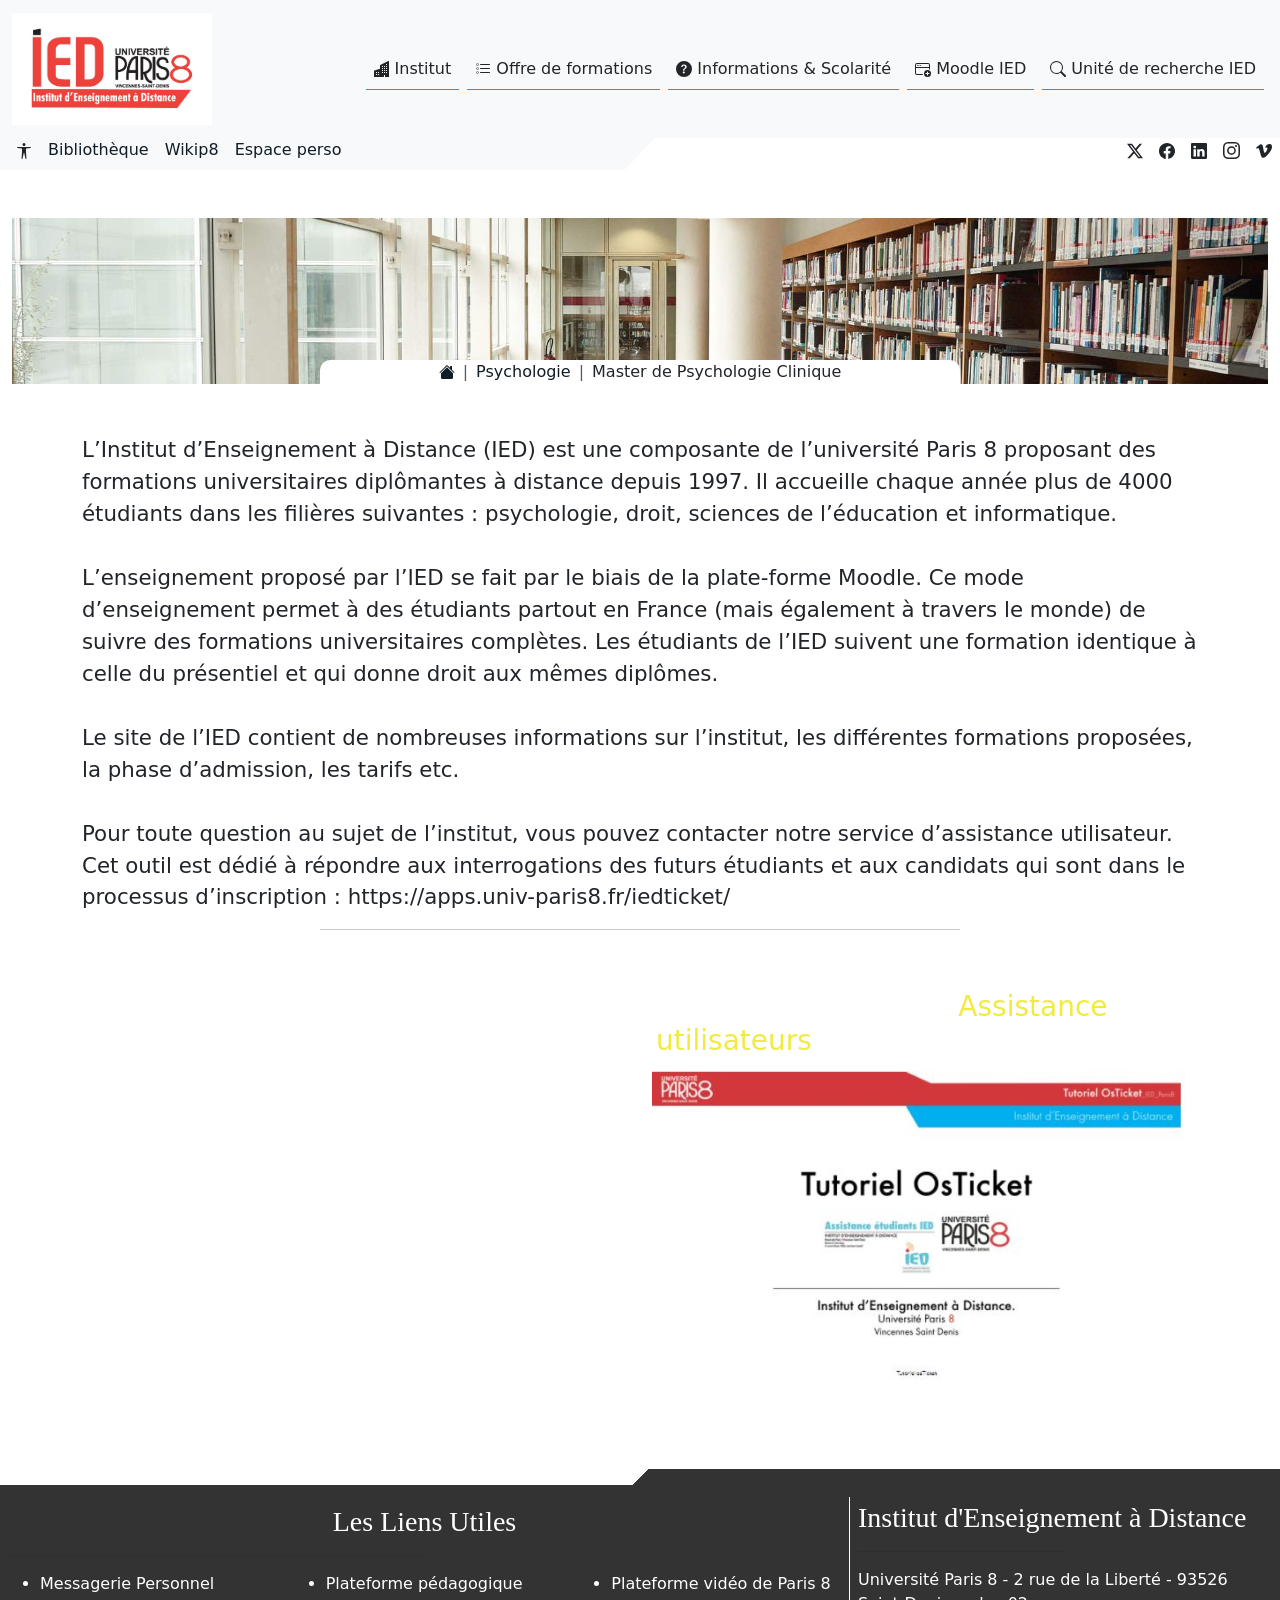
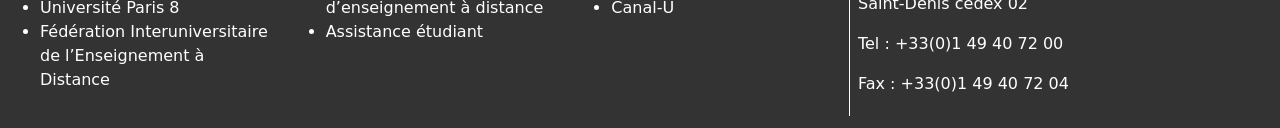
<file: institut.html>
<!DOCTYPE html>
<html data-bs-theme="light" class="h-100" lang="en">

<head>
    <meta charset="utf-8">
    <meta name="viewport" content="width=device-width, initial-scale=1.0, shrink-to-fit=no">
    <title>IED</title>
    <link rel="stylesheet" href="https://cdn.jsdelivr.net/npm/bootstrap@5.3.3/dist/css/bootstrap.min.css">
    <link rel="stylesheet" href="https://fonts.googleapis.com/css?family=Alumni+Sans+Inline+One&amp;display=swap">
    <link rel="stylesheet" href="https://fonts.googleapis.com/css?family=Angkor&amp;display=swap">
    <link rel="stylesheet" href="https://fonts.googleapis.com/css?family=Raleway:300,400,500&amp;display=swap">
    <link rel="stylesheet" href="https://fonts.googleapis.com/css?family=Raleway+Dots&amp;display=swap">
    <link rel="stylesheet" href="assets/css/styles.min.css">
</head>

<body class="d-flex flex-column h-100">
    <nav class="navbar navbar-expand-md" style="background: #f8f9fa;">
        <div class="container-fluid"><a class="navbar-brand" href="index.html"><img src="assets/img/ied_logo.jpg" width="200"></a><button data-bs-toggle="collapse" class="navbar-toggler" data-bs-target="#navcol-1"><span class="visually-hidden">Toggle navigation</span><span class="navbar-toggler-icon"></span></button>
            <div class="collapse navbar-collapse" id="navcol-1">
                <ul class="navbar-nav ms-auto">
                    <li class="nav-item m-1" style="border-bottom: 1px solid #2196f3 ;"><a class="nav-link active text-nowrap text-dark" href="institut.html" style="font-size: 16px;"><svg xmlns="http://www.w3.org/2000/svg" width="1em" height="1em" fill="currentColor" viewBox="0 0 16 16" class="bi bi-buildings-fill">
                                <path d="M15 .5a.5.5 0 0 0-.724-.447l-8 4A.5.5 0 0 0 6 4.5v3.14L.342 9.526A.5.5 0 0 0 0 10v5.5a.5.5 0 0 0 .5.5h9a.5.5 0 0 0 .5-.5V14h1v1.5a.5.5 0 0 0 .5.5h3a.5.5 0 0 0 .5-.5zM2 11h1v1H2zm2 0h1v1H4zm-1 2v1H2v-1zm1 0h1v1H4zm9-10v1h-1V3zM8 5h1v1H8zm1 2v1H8V7zM8 9h1v1H8zm2 0h1v1h-1zm-1 2v1H8v-1zm1 0h1v1h-1zm3-2v1h-1V9zm-1 2h1v1h-1zm-2-4h1v1h-1zm3 0v1h-1V7zm-2-2v1h-1V5zm1 0h1v1h-1z"></path>
                            </svg>&nbsp;Institut</a></li>
                    <li class="nav-item m-1" style="border-bottom: 1px solid #2196f3 ;"><a class="nav-link text-nowrap text-dark" style="font-size: 16px;" href="index.html#formations"><svg xmlns="http://www.w3.org/2000/svg" width="1em" height="1em" fill="currentColor" viewBox="0 0 16 16" class="bi bi-list-task text-dark" style="color: #333333;">
                                <path fill-rule="evenodd" d="M2 2.5a.5.5 0 0 0-.5.5v1a.5.5 0 0 0 .5.5h1a.5.5 0 0 0 .5-.5V3a.5.5 0 0 0-.5-.5zM3 3H2v1h1z"></path>
                                <path d="M5 3.5a.5.5 0 0 1 .5-.5h9a.5.5 0 0 1 0 1h-9a.5.5 0 0 1-.5-.5M5.5 7a.5.5 0 0 0 0 1h9a.5.5 0 0 0 0-1zm0 4a.5.5 0 0 0 0 1h9a.5.5 0 0 0 0-1z"></path>
                                <path fill-rule="evenodd" d="M1.5 7a.5.5 0 0 1 .5-.5h1a.5.5 0 0 1 .5.5v1a.5.5 0 0 1-.5.5H2a.5.5 0 0 1-.5-.5zM2 7h1v1H2zm0 3.5a.5.5 0 0 0-.5.5v1a.5.5 0 0 0 .5.5h1a.5.5 0 0 0 .5-.5v-1a.5.5 0 0 0-.5-.5zm1 .5H2v1h1z"></path>
                            </svg>&nbsp;Offre de formations</a></li>
                    <li class="nav-item m-1" style="border-bottom: 1px solid #2196f3 ;"><a class="nav-link text-nowrap text-dark" href="informations.html" style="font-size: 16px;"><svg xmlns="http://www.w3.org/2000/svg" width="1em" height="1em" fill="currentColor" viewBox="0 0 16 16" class="bi bi-question-circle-fill">
                                <path d="M16 8A8 8 0 1 1 0 8a8 8 0 0 1 16 0M5.496 6.033h.825c.138 0 .248-.113.266-.25.09-.656.54-1.134 1.342-1.134.686 0 1.314.343 1.314 1.168 0 .635-.374.927-.965 1.371-.673.489-1.206 1.06-1.168 1.987l.003.217a.25.25 0 0 0 .25.246h.811a.25.25 0 0 0 .25-.25v-.105c0-.718.273-.927 1.01-1.486.609-.463 1.244-.977 1.244-2.056 0-1.511-1.276-2.241-2.673-2.241-1.267 0-2.655.59-2.75 2.286a.237.237 0 0 0 .241.247zm2.325 6.443c.61 0 1.029-.394 1.029-.927 0-.552-.42-.94-1.029-.94-.584 0-1.009.388-1.009.94 0 .533.425.927 1.01.927z"></path>
                            </svg>&nbsp;Informations &amp; Scolarité</a></li>
                    <li class="nav-item m-1" style="border-bottom: 1px solid #2196f3 ;"><a class="nav-link text-nowrap text-dark" href="information.html" style="font-size: 16px;"><svg xmlns="http://www.w3.org/2000/svg" width="1em" height="1em" fill="currentColor" viewBox="0 0 16 16" class="bi bi-window-plus text-dark" style="color: #333333;">
                                <path d="M2.5 5a.5.5 0 1 0 0-1 .5.5 0 0 0 0 1M4 5a.5.5 0 1 0 0-1 .5.5 0 0 0 0 1m2-.5a.5.5 0 1 1-1 0 .5.5 0 0 1 1 0"></path>
                                <path d="M0 4a2 2 0 0 1 2-2h11a2 2 0 0 1 2 2v4a.5.5 0 0 1-1 0V7H1v5a1 1 0 0 0 1 1h5.5a.5.5 0 0 1 0 1H2a2 2 0 0 1-2-2zm1 2h13V4a1 1 0 0 0-1-1H2a1 1 0 0 0-1 1z"></path>
                                <path d="M16 12.5a3.5 3.5 0 1 1-7 0 3.5 3.5 0 0 1 7 0m-3.5-2a.5.5 0 0 0-.5.5v1h-1a.5.5 0 0 0 0 1h1v1a.5.5 0 0 0 1 0v-1h1a.5.5 0 0 0 0-1h-1v-1a.5.5 0 0 0-.5-.5"></path>
                            </svg>&nbsp;Moodle IED</a></li>
                    <li class="nav-item m-1" style="border-bottom: 1px solid #2196f3 ;"><a class="nav-link text-nowrap text-dark" href="#" style="font-size: 16px;"><svg xmlns="http://www.w3.org/2000/svg" width="1em" height="1em" fill="currentColor" viewBox="0 0 16 16" class="bi bi-search text-dark" style="color: #333333;">
                                <path d="M11.742 10.344a6.5 6.5 0 1 0-1.397 1.398h-.001c.03.04.062.078.098.115l3.85 3.85a1 1 0 0 0 1.415-1.414l-3.85-3.85a1.007 1.007 0 0 0-.115-.1zM12 6.5a5.5 5.5 0 1 1-11 0 5.5 5.5 0 0 1 11 0"></path>
                            </svg>&nbsp;Unité de recherche IED</a></li>
                </ul>
            </div>
        </div>
    </nav>
    <header style="padding-bottom: 1em;">
        <div style="width: 100%;height: 4em;">
            <div class="d-flex justify-content-between" id="header" style="background: linear-gradient(135deg, #f8f9fa 0%, #f8f9fa 50%, rgba(255,255,255, 1) 50%, rgb(255,255,255, 1) 100%), var(--bs-body-bg);">
                <div class="d-flex justify-content-center px-3" id="left-header"><svg xmlns="http://www.w3.org/2000/svg" width="1em" height="1em" fill="currentColor" viewBox="0 0 16 16" class="bi bi-universal-access" style="margin-top: 5px;">
                        <path d="M9.5 1.5a1.5 1.5 0 1 1-3 0 1.5 1.5 0 0 1 3 0M6 5.5l-4.535-.442A.531.531 0 0 1 1.531 4H14.47a.531.531 0 0 1 .066 1.058L10 5.5V9l.452 6.42a.535.535 0 0 1-1.053.174L8.243 9.97c-.064-.252-.422-.252-.486 0l-1.156 5.624a.535.535 0 0 1-1.053-.174L6 9z"></path>
                    </svg><a class="px-3" href="#">Bibliothèque</a><a class="pe-3" href="#">Wikip8</a><a href="#">Espace perso</a></div>
                <div class="d-flex justify-content-center" id="right-header">
                    <div class="px-2 pb-2"><svg xmlns="http://www.w3.org/2000/svg" width="1em" height="1em" fill="currentColor" viewBox="0 0 16 16" class="bi bi-twitter-x">
                            <path d="M12.6.75h2.454l-5.36 6.142L16 15.25h-4.937l-3.867-5.07-4.425 5.07H.316l5.733-6.57L0 .75h5.063l3.495 4.633L12.601.75Zm-.86 13.028h1.36L4.323 2.145H2.865l8.875 11.633Z"></path>
                        </svg></div>
                    <div class="px-2 pb-2"><svg xmlns="http://www.w3.org/2000/svg" width="1em" height="1em" fill="currentColor" viewBox="0 0 16 16" class="bi bi-facebook">
                            <path d="M16 8.049c0-4.446-3.582-8.05-8-8.05C3.58 0-.002 3.603-.002 8.05c0 4.017 2.926 7.347 6.75 7.951v-5.625h-2.03V8.05H6.75V6.275c0-2.017 1.195-3.131 3.022-3.131.876 0 1.791.157 1.791.157v1.98h-1.009c-.993 0-1.303.621-1.303 1.258v1.51h2.218l-.354 2.326H9.25V16c3.824-.604 6.75-3.934 6.75-7.951"></path>
                        </svg></div>
                    <div class="px-2 pb-2"><svg xmlns="http://www.w3.org/2000/svg" width="1em" height="1em" fill="currentColor" viewBox="0 0 16 16" class="bi bi-linkedin">
                            <path d="M0 1.146C0 .513.526 0 1.175 0h13.65C15.474 0 16 .513 16 1.146v13.708c0 .633-.526 1.146-1.175 1.146H1.175C.526 16 0 15.487 0 14.854V1.146zm4.943 12.248V6.169H2.542v7.225h2.401m-1.2-8.212c.837 0 1.358-.554 1.358-1.248-.015-.709-.52-1.248-1.342-1.248-.822 0-1.359.54-1.359 1.248 0 .694.521 1.248 1.327 1.248h.016zm4.908 8.212V9.359c0-.216.016-.432.08-.586.173-.431.568-.878 1.232-.878.869 0 1.216.662 1.216 1.634v3.865h2.401V9.25c0-2.22-1.184-3.252-2.764-3.252-1.274 0-1.845.7-2.165 1.193v.025h-.016a5.54 5.54 0 0 1 .016-.025V6.169h-2.4c.03.678 0 7.225 0 7.225h2.4"></path>
                        </svg></div>
                    <div class="px-2 pb-2"><svg xmlns="http://www.w3.org/2000/svg" width="1em" height="1em" fill="currentColor" viewBox="0 0 16 16" class="bi bi-instagram" style="font-size: 17px;">
                            <path d="M8 0C5.829 0 5.556.01 4.703.048 3.85.088 3.269.222 2.76.42a3.917 3.917 0 0 0-1.417.923A3.927 3.927 0 0 0 .42 2.76C.222 3.268.087 3.85.048 4.7.01 5.555 0 5.827 0 8.001c0 2.172.01 2.444.048 3.297.04.852.174 1.433.372 1.942.205.526.478.972.923 1.417.444.445.89.719 1.416.923.51.198 1.09.333 1.942.372C5.555 15.99 5.827 16 8 16s2.444-.01 3.298-.048c.851-.04 1.434-.174 1.943-.372a3.916 3.916 0 0 0 1.416-.923c.445-.445.718-.891.923-1.417.197-.509.332-1.09.372-1.942C15.99 10.445 16 10.173 16 8s-.01-2.445-.048-3.299c-.04-.851-.175-1.433-.372-1.941a3.926 3.926 0 0 0-.923-1.417A3.911 3.911 0 0 0 13.24.42c-.51-.198-1.092-.333-1.943-.372C10.443.01 10.172 0 7.998 0h.003zm-.717 1.442h.718c2.136 0 2.389.007 3.232.046.78.035 1.204.166 1.486.275.373.145.64.319.92.599.28.28.453.546.598.92.11.281.24.705.275 1.485.039.843.047 1.096.047 3.231s-.008 2.389-.047 3.232c-.035.78-.166 1.203-.275 1.485a2.47 2.47 0 0 1-.599.919c-.28.28-.546.453-.92.598-.28.11-.704.24-1.485.276-.843.038-1.096.047-3.232.047s-2.39-.009-3.233-.047c-.78-.036-1.203-.166-1.485-.276a2.478 2.478 0 0 1-.92-.598 2.48 2.48 0 0 1-.6-.92c-.109-.281-.24-.705-.275-1.485-.038-.843-.046-1.096-.046-3.233 0-2.136.008-2.388.046-3.231.036-.78.166-1.204.276-1.486.145-.373.319-.64.599-.92.28-.28.546-.453.92-.598.282-.11.705-.24 1.485-.276.738-.034 1.024-.044 2.515-.045v.002zm4.988 1.328a.96.96 0 1 0 0 1.92.96.96 0 0 0 0-1.92zm-4.27 1.122a4.109 4.109 0 1 0 0 8.217 4.109 4.109 0 0 0 0-8.217zm0 1.441a2.667 2.667 0 1 1 0 5.334 2.667 2.667 0 0 1 0-5.334"></path>
                        </svg></div>
                    <div class="px-2 pb-2"><svg xmlns="http://www.w3.org/2000/svg" width="1em" height="1em" fill="currentColor" viewBox="0 0 16 16" class="bi bi-vimeo">
                            <path d="M15.992 4.204c-.071 1.556-1.158 3.687-3.262 6.393-2.175 2.829-4.016 4.243-5.522 4.243-.933 0-1.722-.861-2.367-2.583L3.55 7.523C3.07 5.8 2.556 4.94 2.007 4.94c-.118 0-.537.253-1.254.754L0 4.724a209.56 209.56 0 0 0 2.334-2.081c1.054-.91 1.845-1.388 2.373-1.437 1.243-.123 2.01.728 2.298 2.553.31 1.968.526 3.19.646 3.666.36 1.631.756 2.446 1.186 2.445.334 0 .836-.53 1.508-1.587.671-1.058 1.03-1.863 1.077-2.415.096-.913-.263-1.37-1.077-1.37a3.022 3.022 0 0 0-1.185.261c.789-2.573 2.291-3.825 4.508-3.756 1.644.05 2.419 1.117 2.324 3.2z"></path>
                        </svg></div>
                </div>
            </div>
        </div>
    </header>
    <main>
        <div class="container-fluid d-flex justify-content-center" style="padding-bottom: 50px;;">
            <div class="d-flex flex-column-reverse align-items-center"><img class="img-fluid" src="assets/img/clipboard-image-2.png">
                <nav class="d-flex justify-content-center w-50 mx-auto position-absolute" style="--bs-breadcrumb-divider: '|';background: white; border-top-right-radius: 10px 10px; border-top-left-radius: 10px 10px;" aria-label="breadcrumb">
                    <ol class="breadcrumb d-flex my-auto">
                        <li class="breadcrumb-item"><a href="#"><span><svg xmlns="http://www.w3.org/2000/svg" width="1em" height="1em" fill="currentColor" viewBox="0 0 16 16" class="bi bi-house-fill">
                                        <path d="M8.707 1.5a1 1 0 0 0-1.414 0L.646 8.146a.5.5 0 0 0 .708.708L8 2.207l6.646 6.647a.5.5 0 0 0 .708-.708L13 5.793V2.5a.5.5 0 0 0-.5-.5h-1a.5.5 0 0 0-.5.5v1.293z"></path>
                                        <path d="m8 3.293 6 6V13.5a1.5 1.5 0 0 1-1.5 1.5h-9A1.5 1.5 0 0 1 2 13.5V9.293l6-6Z"></path>
                                    </svg></span></a></li>
                        <li class="breadcrumb-item"><a href="#"><span>Psychologie</span></a></li>
                        <li class="breadcrumb-item"><a href="#"><span><span style="font-style: normal !important; color: rgb(33, 37, 41);">Master de Psychologie Clinique</span></span></a></li>
                    </ol>
                </nav>
            </div>
        </div>
        <div class="container">
            <p style="font-size: 16pt;">L’Institut d’Enseignement à Distance (IED) est une composante de l’université Paris 8 proposant des formations universitaires diplômantes à distance depuis 1997. Il accueille chaque année plus de 4000 étudiants dans les filières suivantes : psychologie, droit, sciences de l’éducation et informatique.<br><br>L’enseignement proposé par l’IED se fait par le biais de la plate-forme Moodle. Ce mode d’enseignement permet à des étudiants partout en France (mais également à travers le monde) de suivre des formations universitaires complètes. Les étudiants de l’IED suivent une formation identique à celle du présentiel et qui donne droit aux mêmes diplômes.<br><br>Le site de l’IED contient de nombreuses informations sur l’institut, les différentes formations proposées, la phase d’admission, les tarifs etc.<br><br>Pour toute question au sujet de l’institut, vous pouvez contacter notre service d’assistance utilisateur. Cet outil est dédié à répondre aux interrogations des futurs étudiants et aux candidats qui sont dans le processus d’inscription : <a href="https://apps.univ-paris8.fr/iedticket/"><span style="font-weight: normal !important; font-style: normal !important; color: rgb(33, 37, 41);">https://apps.univ-paris8.fr/iedticket/</span></a></p>
        </div>
        <hr class="w-50 m-auto py-3">
        <div class="container p-4" style="background: #2196f3; background-image: url('assets/img/clipboard-image-3.png'); background-attachment: fixed; 	background-position: center; 	background-size:100% 100%;">
            <div class="row" id="institut-address">
                <div class="col d-flex flex-column justify-content-center align-items-center">
                    <h3 class="text-white w-100 text-center">UNIVERSITÉ PARIS 8 <br>Institut d’Enseignement à Distance</h3>
                    <hr class="w-75" style="border: 1px solid rgb(255, 255, 255);">
                    <p class="text-white w-100 text-center" style="font-size: 16pt;">Bâtiment D, 2ème étage - Bureau D236 <br>2, rue de la Liberté <br>93526 SAINT-DENIS Cedex 02</p>
                </div>
                <div class="col">
                    <h3 class="text-white p-1">Pour toute question :&nbsp;<a href="https://apps.univ-paris8.fr/iedticket/" style="color: rgb(241, 235, 63);">Assistance utilisateurs</a></h3><img class="img-fluid" src="assets/img/clipboard-image-1.png">
                    <h4 class="text-center text-white p-1"><strong>Tutoriel Osticket</strong></h4>
                </div>
            </div>
        </div>
    </main>
    <footer class="footer mt-auto py-3" style="width: 100%;">
        <section id="top-footer" style="width: 100%;">
            <div style="height: 1em;background: linear-gradient(135deg, rgba(255,255,255, 1) 0%, rgba(255,255,255, 1) 50%, #333333 50%, #333333 100%, rgb(192,22,22) 100%), var(--bs-body-bg);"></div>
        </section>
        <section class="d-flex justify-content-center align-items-center" id="bottom-footer" style="width: 100%;background: #333333;height: 100%;">
            <section class="d-flex align-items-center p-2" id="left-footer" style="width: auto;height: auto;">
                <div class="row d-flex flex-column gx-3">
                    <div class="col">
                        <h3 style="text-align: center;font-family: Calibri;"><span style="color: rgb(255, 255, 255);">Les Liens Utiles</span></h3>
                        <hr class="w-50">
                        <div class="row">
                            <div class="col">
                                <ul style="color: var(--bs-body-bg);">
                                    <li>Messagerie Personnel</li>
                                    <li>Université Paris 8</li>
                                    <li>Fédération Interuniversitaire de l’Enseignement à Distance</li>
                                </ul>
                            </div>
                            <div class="col">
                                <ul style="color: var(--bs-body-bg);">
                                    <li>Plateforme pédagogique d’enseignement à distance</li>
                                    <li>Assistance étudiant</li>
                                </ul>
                            </div>
                            <div class="col">
                                <ul style="color: var(--bs-body-bg);">
                                    <li>Plateforme vidéo de Paris 8</li>
                                    <li>Canal-U</li>
                                </ul>
                            </div>
                        </div>
                    </div>
                </div>
            </section>
            <section class="d-flex justify-content-center align-items-center p-2" id="right-footer" style="width: 50%;">
                <div class="row">
                    <div class="col">
                        <h3 style="font-family: Calibri;"><span style="color: rgb(255, 255, 255);">Institut d'Enseignement à Distance</span></h3>
                        <hr class="w-50">
                        <p style="color: var(--bs-body-bg);"> Université Paris 8 - 2 rue de la Liberté - 93526 Saint-Denis cedex 02</p>
                        <p style="color: var(--bs-body-bg);"> Tel : +33(0)1 49 40 72 00 </p>
                        <p style="color: var(--bs-body-bg);"> Fax : +33(0)1 49 40 72 04 </p>
                    </div>
                </div>
            </section>
        </section>
    </footer>
    <script src="https://cdnjs.cloudflare.com/ajax/libs/jquery/3.7.0/jquery.min.js"></script>
    <script src="https://cdn.jsdelivr.net/npm/bootstrap@5.3.3/dist/js/bootstrap.bundle.min.js"></script>
    <script src="assets/js/script.min.js"></script>
</body>

</html>
</file>
<file: assets/css/styles.min.css>
@font-face{font-family:swiper-icons;src:url(../../assets/fonts/swiper-icons.woff) format('woff');font-weight:400;font-style:normal;font-display:auto}.accordion collapse{border:0}.accordion-button:focus{box-shadow:none;border:none}.accordion-button:not(.collapsed){background:0 0;color:#ff9800;box-shadow:none;border-bottom:none}.accordion-button::after{width:auto;height:auto;content:"+";font-size:40px;background-image:none;font-weight:100;color:#1b6ce5;transform:translateY(-4px)}.accordion-button:not(.collapsed)::after{width:auto;height:auto;background-image:none;content:"-";font-size:48px;transform:translate(-5px,-4px);transform:rotate(0)}.internacional,.nacional{margin:0}.form-inline.ml-auto{background-color:#36752d;transition:background-color .5s ease-in-out;-moz-transition:background-color .5s ease-in-out;-webkit-transition:background-color .5s ease-in-out;-o-transition:background-color .5s ease-in-out}#icon-busca{color:#fff}.form-inline .form-group{position:relative}#link-internacional,#link-nacional,.swiper-pagination-clickable .swiper-pagination-bullet{cursor:pointer}.navigation-clean-search{background:#fff;padding-top:.75rem;padding-bottom:.75rem;color:#333;border-radius:0;box-shadow:none;border:none;margin-bottom:0}.navigation-clean-search .navbar-brand{font-weight:700;color:inherit}.navigation-clean-search .navbar-brand:hover{color:#eee}.navigation-clean-search .navbar-toggler{border-color:#ddd;color:#888}.navigation-clean-search .navbar-toggler:focus,.navigation-clean-search .navbar-toggler:hover{background:0 0}.navigation-clean-search .form-inline,.navigation-clean-search .navbar-collapse{border-top-color:#ddd}.navigation-clean-search.navbar .navbar-nav .nav-link{padding-left:18px;padding-right:18px}.navigation-clean-search .form-inline label{color:#56aa1c}.navigation-clean-search .form-inline .search-field{background:0 0;border:none;border-bottom:1px solid transparent;border-radius:0;color:#ccc;box-shadow:none;color:inherit;transition:border-bottom-color .3s}a{color:#111c26;text-decoration:none;background-color:transparent;-webkit-text-decoration-skip:objects}span{font-style:inherit;font-weight:inherit}.dropdown-item.active,.dropdown-item:active{color:#56aa1c;text-decoration:none;background-color:#fff}.bg-success{background-color:#56aa1c!important}.form-inline.ml-auto{border-radius:5px}.internacionais:hover .internacional,.nacionais:hover .nacional{display:block}#search-field{padding:2px 20px 2px 2px;height:30px;color:#fff}#botao-limpa{color:#56aa1c;padding:0 8px;display:none;transition:.3s;position:absolute;right:0;top:1px}#promo{padding:20px}#promo .jumbotron{border-radius:20px;padding:20px}:root{--swiper-theme-color:#007aff;--swiper-navigation-size:44px}.swiper-container{margin-left:auto;margin-right:auto;position:relative;overflow:hidden;list-style:none;padding:0;z-index:1}.swiper-container-vertical>.swiper-wrapper{flex-direction:column}.swiper-wrapper{position:relative;width:100%;height:100%;z-index:1;display:flex;transition-property:transform;box-sizing:content-box}.swiper-container-android .swiper-slide,.swiper-wrapper{transform:translate3d(0,0,0)}.swiper-container-multirow>.swiper-wrapper{flex-wrap:wrap}.swiper-container-multirow-column>.swiper-wrapper{flex-wrap:wrap;flex-direction:column}.swiper-container-free-mode>.swiper-wrapper{transition-timing-function:ease-out;margin:0 auto}.swiper-container-pointer-events{touch-action:pan-y}.swiper-container-pointer-events.swiper-container-vertical{touch-action:pan-x}.swiper-slide{flex-shrink:0;width:100%;height:100%;position:relative;transition-property:transform}.swiper-slide-invisible-blank{visibility:hidden}.swiper-container-autoheight,.swiper-container-autoheight .swiper-slide{height:auto}.swiper-container-autoheight .swiper-wrapper{align-items:flex-start;transition-property:transform,height}.swiper-container-3d{perspective:1200px}.swiper-container-3d .swiper-cube-shadow,.swiper-container-3d .swiper-slide,.swiper-container-3d .swiper-slide-shadow-bottom,.swiper-container-3d .swiper-slide-shadow-left,.swiper-container-3d .swiper-slide-shadow-right,.swiper-container-3d .swiper-slide-shadow-top,.swiper-container-3d .swiper-wrapper{transform-style:preserve-3d}.swiper-container-3d .swiper-slide-shadow-bottom,.swiper-container-3d .swiper-slide-shadow-left,.swiper-container-3d .swiper-slide-shadow-right,.swiper-container-3d .swiper-slide-shadow-top{position:absolute;left:0;top:0;width:100%;height:100%;pointer-events:none;z-index:10}.swiper-container-3d .swiper-slide-shadow-left{background-image:linear-gradient(to left,rgba(0,0,0,.5),rgba(0,0,0,0))}.swiper-container-3d .swiper-slide-shadow-right{background-image:linear-gradient(to right,rgba(0,0,0,.5),rgba(0,0,0,0))}.swiper-container-3d .swiper-slide-shadow-top{background-image:linear-gradient(to top,rgba(0,0,0,.5),rgba(0,0,0,0))}.swiper-container-3d .swiper-slide-shadow-bottom{background-image:linear-gradient(to bottom,rgba(0,0,0,.5),rgba(0,0,0,0))}.swiper-container-css-mode>.swiper-wrapper{overflow:auto;scrollbar-width:none;-ms-overflow-style:none}.swiper-container-css-mode>.swiper-wrapper::-webkit-scrollbar{display:none}.swiper-container-css-mode>.swiper-wrapper>.swiper-slide{scroll-snap-align:start start}.swiper-container-horizontal.swiper-container-css-mode>.swiper-wrapper{scroll-snap-type:x mandatory}.swiper-container-vertical.swiper-container-css-mode>.swiper-wrapper{scroll-snap-type:y mandatory}.swiper-button-next,.swiper-button-prev{position:absolute;top:50%;width:calc(var(--swiper-navigation-size)/ 44 * 27);height:var(--swiper-navigation-size);margin-top:calc(-1 * var(--swiper-navigation-size)/ 2);z-index:10;cursor:pointer;display:flex;align-items:center;justify-content:center;color:var(--swiper-navigation-color,var(--swiper-theme-color))}.swiper-button-next.swiper-button-disabled,.swiper-button-prev.swiper-button-disabled{opacity:.35;cursor:auto;pointer-events:none}.swiper-button-next:after,.swiper-button-prev:after{font-family:swiper-icons;font-size:var(--swiper-navigation-size);text-transform:none!important;letter-spacing:0;text-transform:none;font-variant:initial;line-height:1}.swiper-button-prev,.swiper-container-rtl .swiper-button-next{left:10px;right:auto}.swiper-button-prev:after,.swiper-container-rtl .swiper-button-next:after{content:'prev'}.swiper-button-next,.swiper-container-rtl .swiper-button-prev{right:10px;left:auto}.swiper-button-next:after,.swiper-container-rtl .swiper-button-prev:after{content:'next'}.swiper-button-next.swiper-button-white,.swiper-button-prev.swiper-button-white{--swiper-navigation-color:#ffffff}.swiper-button-next.swiper-button-black,.swiper-button-prev.swiper-button-black{--swiper-navigation-color:#000000}.swiper-button-lock,.swiper-pagination-lock,.swiper-scrollbar-lock{display:none}.swiper-pagination{position:absolute;text-align:center;transition:opacity .3s;transform:translate3d(0,0,0);z-index:10}.swiper-pagination.swiper-pagination-hidden{opacity:0}.swiper-container-horizontal>.swiper-pagination-bullets,.swiper-pagination-custom,.swiper-pagination-fraction{bottom:10px;left:0;width:100%}.swiper-pagination-bullets-dynamic{overflow:hidden;font-size:0}.swiper-pagination-bullets-dynamic .swiper-pagination-bullet{transform:scale(.33);position:relative}.swiper-pagination-bullets-dynamic .swiper-pagination-bullet-active,.swiper-pagination-bullets-dynamic .swiper-pagination-bullet-active-main{transform:scale(1)}.swiper-pagination-bullets-dynamic .swiper-pagination-bullet-active-next,.swiper-pagination-bullets-dynamic .swiper-pagination-bullet-active-prev{transform:scale(.66)}.swiper-pagination-bullets-dynamic .swiper-pagination-bullet-active-next-next,.swiper-pagination-bullets-dynamic .swiper-pagination-bullet-active-prev-prev{transform:scale(.33)}.swiper-pagination-bullet{width:8px;height:8px;display:inline-block;border-radius:50%;background:#000;opacity:.2}button.swiper-pagination-bullet{border:none;margin:0;padding:0;box-shadow:none;-webkit-appearance:none;-moz-appearance:none;appearance:none}.swiper-pagination-bullet-active{opacity:1;background:var(--swiper-pagination-color,var(--swiper-theme-color))}.swiper-container-vertical>.swiper-pagination-bullets{right:10px;top:50%;transform:translate3d(0,-50%,0)}.swiper-container-vertical>.swiper-pagination-bullets .swiper-pagination-bullet{margin:6px 0;display:block}.swiper-container-vertical>.swiper-pagination-bullets.swiper-pagination-bullets-dynamic{top:50%;transform:translateY(-50%);width:8px}.swiper-container-vertical>.swiper-pagination-bullets.swiper-pagination-bullets-dynamic .swiper-pagination-bullet{display:inline-block;transition:transform .2s,top .2s}.swiper-container-horizontal>.swiper-pagination-bullets .swiper-pagination-bullet{margin:0 4px}.swiper-container-horizontal>.swiper-pagination-bullets.swiper-pagination-bullets-dynamic{left:50%;transform:translateX(-50%);white-space:nowrap}.swiper-container-horizontal>.swiper-pagination-bullets.swiper-pagination-bullets-dynamic .swiper-pagination-bullet{transition:transform .2s,left .2s}.swiper-container-horizontal.swiper-container-rtl>.swiper-pagination-bullets-dynamic .swiper-pagination-bullet{transition:transform .2s,right .2s}.swiper-pagination-progressbar{background:rgba(0,0,0,.25);position:absolute}.swiper-pagination-progressbar .swiper-pagination-progressbar-fill{background:var(--swiper-pagination-color,var(--swiper-theme-color));position:absolute;left:0;top:0;width:100%;height:100%;transform:scale(0);transform-origin:left top}.swiper-container-rtl .swiper-pagination-progressbar .swiper-pagination-progressbar-fill{transform-origin:right top}.swiper-container-horizontal>.swiper-pagination-progressbar,.swiper-container-vertical>.swiper-pagination-progressbar.swiper-pagination-progressbar-opposite{width:100%;height:4px;left:0;top:0}.swiper-container-horizontal>.swiper-pagination-progressbar.swiper-pagination-progressbar-opposite,.swiper-container-vertical>.swiper-pagination-progressbar{width:4px;height:100%;left:0;top:0}.swiper-pagination-white{--swiper-pagination-color:#ffffff}.swiper-pagination-black{--swiper-pagination-color:#000000}.swiper-scrollbar{border-radius:10px;position:relative;-ms-touch-action:none;background:rgba(0,0,0,.1)}.swiper-container-horizontal>.swiper-scrollbar{position:absolute;left:1%;bottom:3px;z-index:50;height:5px;width:98%}.swiper-container-vertical>.swiper-scrollbar{position:absolute;right:3px;top:1%;z-index:50;width:5px;height:98%}.swiper-scrollbar-drag{height:100%;width:100%;position:relative;background:rgba(0,0,0,.5);border-radius:10px;left:0;top:0}.swiper-scrollbar-cursor-drag,.swiper-slide-zoomed{cursor:move}.swiper-zoom-container{width:100%;height:100%;display:flex;justify-content:center;align-items:center;text-align:center}.swiper-zoom-container>canvas,.swiper-zoom-container>img,.swiper-zoom-container>svg{max-width:100%;max-height:100%;object-fit:contain}.swiper-lazy-preloader{width:42px;height:42px;position:absolute;left:50%;top:50%;margin-left:-21px;margin-top:-21px;z-index:10;transform-origin:50%;animation:1s linear infinite swiper-preloader-spin;box-sizing:border-box;border:4px solid var(--swiper-preloader-color,var(--swiper-theme-color));border-radius:50%;border-top-color:transparent}.swiper-lazy-preloader-white{--swiper-preloader-color:#fff}.swiper-lazy-preloader-black{--swiper-preloader-color:#000}@keyframes swiper-preloader-spin{100%{transform:rotate(360deg)}}.swiper-container .swiper-notification{position:absolute;left:0;top:0;pointer-events:none;opacity:0;z-index:-1000}.swiper-container-fade.swiper-container-free-mode .swiper-slide{transition-timing-function:ease-out}.swiper-container-fade .swiper-slide{pointer-events:none;transition-property:opacity}.swiper-container-cube .swiper-slide .swiper-slide,.swiper-container-fade .swiper-slide .swiper-slide,.swiper-container-flip .swiper-slide .swiper-slide{pointer-events:none}.swiper-container-cube .swiper-slide-active,.swiper-container-cube .swiper-slide-active .swiper-slide-active,.swiper-container-fade .swiper-slide-active,.swiper-container-fade .swiper-slide-active .swiper-slide-active,.swiper-container-flip .swiper-slide-active,.swiper-container-flip .swiper-slide-active .swiper-slide-active{pointer-events:auto}.swiper-container-cube,.swiper-container-flip{overflow:visible}.swiper-container-cube .swiper-slide{pointer-events:none;-webkit-backface-visibility:hidden;backface-visibility:hidden;z-index:1;visibility:hidden;transform-origin:0 0;width:100%;height:100%}.swiper-container-cube.swiper-container-rtl .swiper-slide{transform-origin:100% 0}.swiper-container-cube .swiper-slide-active,.swiper-container-cube .swiper-slide-next,.swiper-container-cube .swiper-slide-next+.swiper-slide,.swiper-container-cube .swiper-slide-prev{pointer-events:auto;visibility:visible}.swiper-container-cube .swiper-slide-shadow-bottom,.swiper-container-cube .swiper-slide-shadow-left,.swiper-container-cube .swiper-slide-shadow-right,.swiper-container-cube .swiper-slide-shadow-top,.swiper-container-flip .swiper-slide-shadow-bottom,.swiper-container-flip .swiper-slide-shadow-left,.swiper-container-flip .swiper-slide-shadow-right,.swiper-container-flip .swiper-slide-shadow-top{z-index:0;-webkit-backface-visibility:hidden;backface-visibility:hidden}.swiper-container-cube .swiper-cube-shadow{position:absolute;left:0;bottom:0;width:100%;height:100%;opacity:.6;z-index:0}.swiper-container-cube .swiper-cube-shadow:before{content:'';background:#000;position:absolute;left:0;top:0;bottom:0;right:0;-webkit-filter:blur(50px);filter:blur(50px)}.swiper-container-flip .swiper-slide{pointer-events:none;-webkit-backface-visibility:hidden;backface-visibility:hidden;z-index:1}.simple-slider .swiper-slide{height:500px;background-repeat:no-repeat;background-size:cover;background-position:center}.simple-slider .swiper-button-next,.simple-slider .swiper-button-prev{width:50px;margin-left:20px;margin-right:20px}@media (max-width:576px){#header{background:#f8f9fa!important;flex-direction:column;justify-content:center}#heading-slider{position:relative;background:var(--bs-body-bg);padding-left:4em;text-align:center}}@media (min-width:576px){#heading-slider{position:absolute;z-index:2;background:var(--bs-body-bg);padding-left:4em}}@media (min-width:992px){#promo,#promo .jumbotron{padding:40px}#left-footer{border-right:1px solid var(--bs-body-bg)}}@media (max-width:767px){.navigation-clean-search .form-inline .search-field{display:inline-block;width:80%}.simple-slider .swiper-button-next,.simple-slider .swiper-button-prev{display:none}.simple-slider .swiper-slide{height:360px}#menu-informations .col:not(:last-child){border-bottom-style:double;border-bottom-color:var(--bs-body-color);margin-bottom:2em}}@media (min-width:768px){.navigation-clean-search{padding-top:1rem;padding-bottom:1rem}#menu-informations .col:not(:last-child){border-right-style:double;border-right-color:var(--bs-body-color)}}.formation-grades .row{visibility:hidden;opacity:0;max-height:0;overflow:hidden;transition:max-height .5s ease-out,opacity .5s ease-out,visibility .5s ease-out}.formation-grades:hover .row{visibility:visible;opacity:1;max-height:500px}@media (max-width:992px){#left-footer{border-bottom:1px solid var(--bs-body-bg)}#bottom-footer,#institut-address{flex-direction:column}}.nav-item:hover{background-color:#2196f3;border-top-right-radius:10px}.bs-icon{--bs-icon-size:.75rem;display:flex;flex-shrink:0;justify-content:center;align-items:center;font-size:var(--bs-icon-size);width:calc(var(--bs-icon-size) * 2);height:calc(var(--bs-icon-size) * 2);color:var(--bs-primary)}.bs-icon-xs{--bs-icon-size:1rem;width:calc(var(--bs-icon-size) * 1.5);height:calc(var(--bs-icon-size) * 1.5)}.bs-icon-sm{--bs-icon-size:1rem}.bs-icon-md{--bs-icon-size:1.5rem}.bs-icon-lg{--bs-icon-size:2rem}.bs-icon-xl{--bs-icon-size:2.5rem}.bs-icon.bs-icon-primary{color:var(--bs-white);background:var(--bs-primary)}.bs-icon.bs-icon-primary-light{color:var(--bs-primary);background:rgba(var(--bs-primary-rgb),.2)}.bs-icon.bs-icon-semi-white{color:var(--bs-primary);background:rgba(255,255,255,.5)}.bs-icon.bs-icon-rounded{border-radius:.5rem}.bs-icon.bs-icon-circle{border-radius:50%}.fit-cover{object-fit:cover}
</file>
